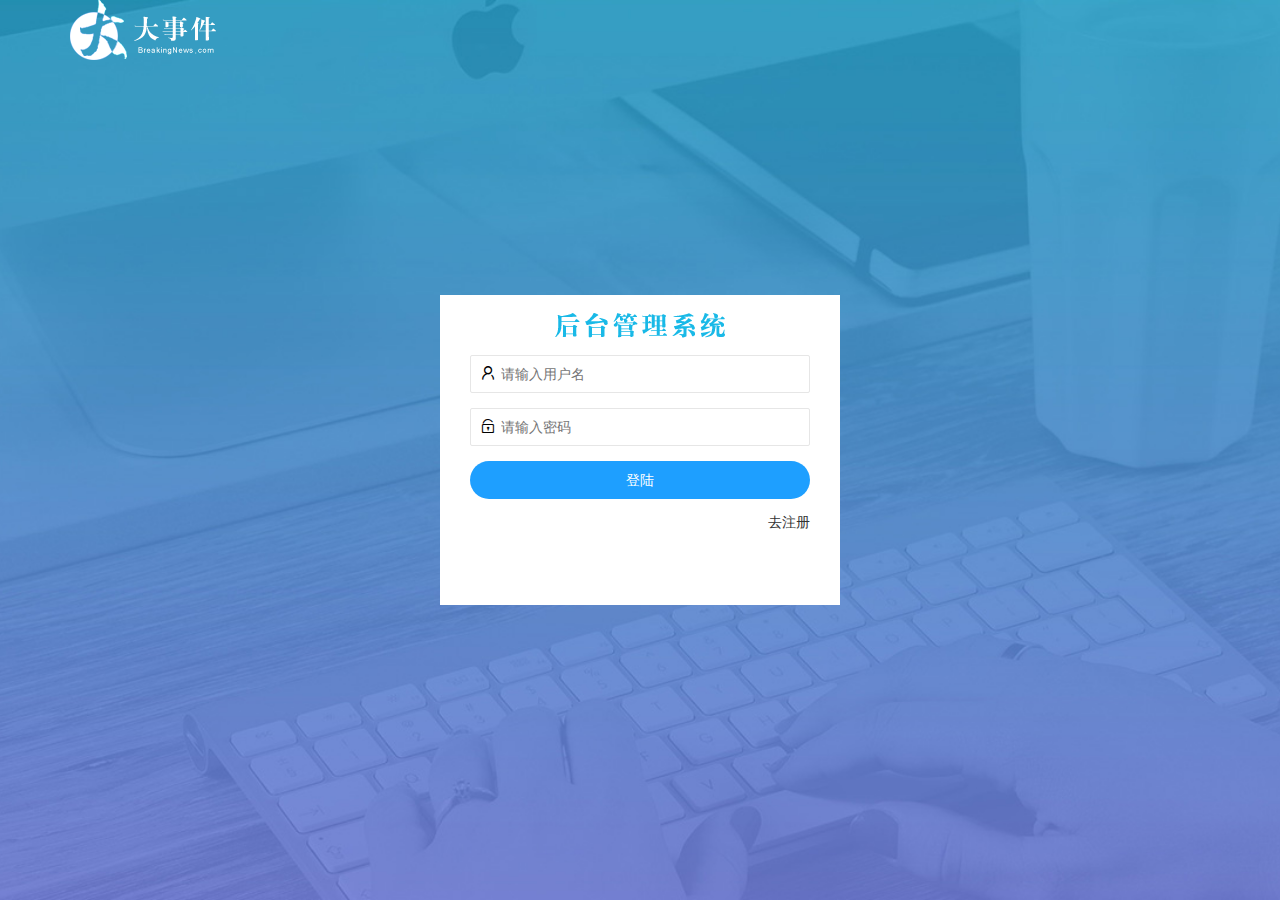
<file: login.html>
<!DOCTYPE html>
<html lang="en">

<head>
    <meta charset="UTF-8">
    <meta http-equiv="X-UA-Compatible" content="IE=edge">
    <meta name="viewport" content="width=device-width, initial-scale=1.0">
    <title>登陆页面</title>
    <link rel="stylesheet" href="/assets/lib/layui/css/layui.css">
    <link rel="stylesheet" href="/assets/css/login.css">
</head>

<body>
    <header class="layui-main">
        <img src="/assets/images/logo.png">
    </header>
    <!-- 中间登陆区域 -->
    <div class="login">
        <!-- login_title部分 -->
        <div class="login_title"></div>
        <!-- 表单部分 -->
        <!-- 登陆表单 -->
        <div class="login_form">
            <form class="layui-form" id="subLogForm">
                <div class="layui-form-item">
                    <i class="layui-icon layui-icon-username"></i>
                    <input type="text" name="username" required lay-verify="required" placeholder="请输入用户名" autocomplete="off" class="layui-input">
                </div>
                <div class="layui-form-item">
                    <i class="layui-icon layui-icon-password"></i>
                    <input type="password" name="password" required lay-verify="required" placeholder="请输入密码" autocomplete="off" class="layui-input">
                </div>
                <div class="layui-form-item">
                    <button class="layui-btn layui-btn-radius layui-btn-fluid layui-btn-normal" lay-submit lay-filter="formDemo">登陆</button>
                </div>
                <div class="layui-form-item">
                    <a href="javascript:;" id="go_reg">去注册</a>
                </div>
            </form>
        </div>
        <!-- 注册表单 -->
        <div class="resgiter">
            <form class="layui-form" id="subRegFrom">
                <div class="layui-form-item">
                    <i class="layui-icon layui-icon-username"></i>
                    <input type="text" name="username" required lay-verify="required" placeholder="请输入用户名" autocomplete="off" class="layui-input">
                </div>
                <div class="layui-form-item">
                    <i class="layui-icon layui-icon-password"></i>
                    <input type="password" name="password" required lay-verify="required" placeholder="请输入密码" autocomplete="off" class="layui-input">
                </div>
                <div class="layui-form-item">
                    <i class="layui-icon layui-icon-password"></i>
                    <input type="password" name="repassword" required lay-verify="required|repwd" placeholder="请再次输入密码" autocomplete="off" class="layui-input">
                </div>
                <div class="layui-form-item">
                    <button class="layui-btn layui-btn-radius layui-btn-fluid layui-btn-normal" lay-submit lay-filter="formDemo">注册</button>
                </div>
                <div class="layui-form-item">
                    <a href="javascript:;" id="go_login">去登陆</a>
                </div>
            </form>
        </div>
    </div>

    <!-- 引入jQuery的 js -->
    <script src="/assets/lib/jquery.js"></script>
    <!-- 引入layui的 js -->
    <script src="/assets/lib/layui/layui.all.js"></script>
    <!-- 引入baseAPI js -->
    <script src="/assets/js/baseAPI.js"></script>
    <!-- 引入自己的 js -->
    <script src="/assets/js/login.js"></script>
</body>

</html>
</file>
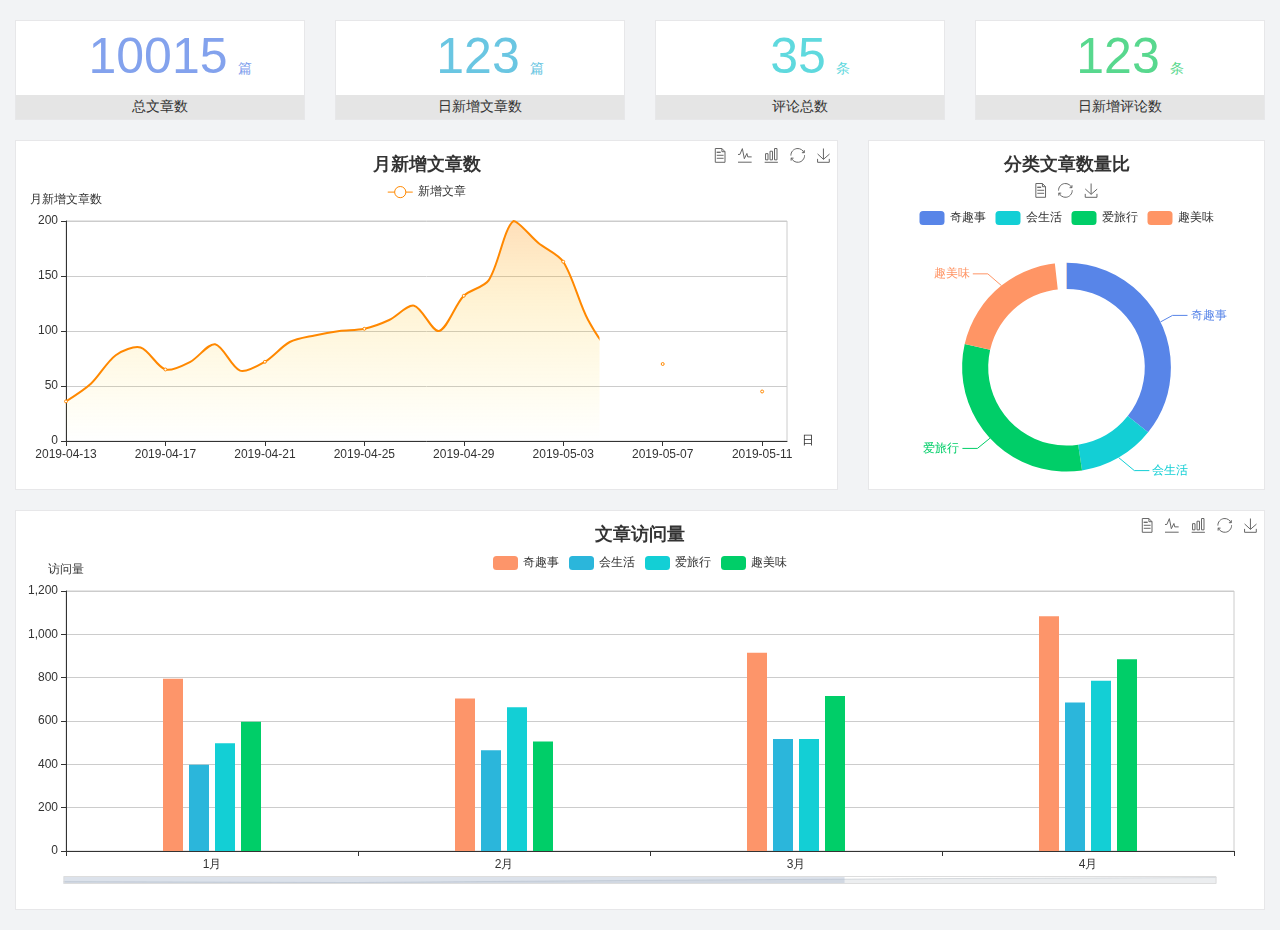
<file: home/dashboard.html>
<!DOCTYPE html>
<html lang="en">

<head>
  <meta charset="UTF-8">
  <meta name="viewport" content="width=device-width, initial-scale=1.0">
  <meta http-equiv="X-UA-Compatible" content="ie=edge">
  <title>图表统计</title>
  <link rel="stylesheet" href="../../assets/lib/bootstrap.css" />
  <link rel="stylesheet" href="../../assets/lib/main.css" />
  <script src="../../assets/lib/jquery.js"></script>
  <script type="text/javascript" src="../../assets/lib/echarts.min.js"></script>
</head>

<body>
  <div class="container-fluid">
    <div class="row spannel_list">
      <div class="col-sm-3 col-xs-6">
        <div class="spannel">
          <em>10015</em><span>篇</span>
          <b>总文章数</b>
        </div>
      </div>
      <div class="col-sm-3 col-xs-6">
        <div class="spannel scolor01">
          <em>123</em><span>篇</span>
          <b>日新增文章数</b>
        </div>
      </div>
      <div class="col-sm-3 col-xs-6">
        <div class="spannel scolor02">
          <em>35</em><span>条</span>
          <b>评论总数</b>
        </div>
      </div>
      <div class="col-sm-3 col-xs-6">
        <div class="spannel scolor03">
          <em>123</em><span>条</span>
          <b>日新增评论数</b>
        </div>
      </div>
    </div>
  </div>

  <div class="container-fluid">
    <div class="row curve-pie">
      <div class="col-lg-8 col-md-8">
        <div class="gragh_pannel" id="curve_show"></div>
      </div>
      <div class="col-lg-4 col-md-4">
        <div class="gragh_pannel" id="pie_show"></div>
      </div>
    </div>
  </div>

  <div class="container-fluid">
    <div class="column_pannel" id="column_show"></div>
  </div>

  <script>
    var oChart = echarts.init(document.getElementById('curve_show'));
    var aList_all = [
      { 'count': 36, 'date': '2019-04-13' },
      { 'count': 52, 'date': '2019-04-14' },
      { 'count': 78, 'date': '2019-04-15' },
      { 'count': 85, 'date': '2019-04-16' },
      { 'count': 65, 'date': '2019-04-17' },
      { 'count': 72, 'date': '2019-04-18' },
      { 'count': 88, 'date': '2019-04-19' },
      { 'count': 64, 'date': '2019-04-20' },
      { 'count': 72, 'date': '2019-04-21' },
      { 'count': 90, 'date': '2019-04-22' },
      { 'count': 96, 'date': '2019-04-23' },
      { 'count': 100, 'date': '2019-04-24' },
      { 'count': 102, 'date': '2019-04-25' },
      { 'count': 110, 'date': '2019-04-26' },
      { 'count': 123, 'date': '2019-04-27' },
      { 'count': 100, 'date': '2019-04-28' },
      { 'count': 132, 'date': '2019-04-29' },
      { 'count': 146, 'date': '2019-04-30' },
      { 'count': 200, 'date': '2019-05-01' },
      { 'count': 180, 'date': '2019-05-02' },
      { 'count': 163, 'date': '2019-05-03' },
      { 'count': 110, 'date': '2019-05-04' },
      { 'count': 80, 'date': '2019-05-05' },
      { 'count': 82, 'date': '2019-05-06' },
      { 'count': 70, 'date': '2019-05-07' },
      { 'count': 65, 'date': '2019-05-08' },
      { 'count': 54, 'date': '2019-05-09' },
      { 'count': 40, 'date': '2019-05-10' },
      { 'count': 45, 'date': '2019-05-11' },
      { 'count': 38, 'date': '2019-05-12' },
    ];

    let aCount = [];
    let aDate = [];

    for (var i = 0; i < aList_all.length; i++) {
      aCount.push(aList_all[i].count);
      aDate.push(aList_all[i].date);
    }

    var chartopt = {
      title: {
        text: '月新增文章数',
        left: 'center',
        top: '10'
      },
      tooltip: {
        trigger: 'axis'
      },
      legend: {
        data: ['新增文章'],
        top: '40'
      },
      toolbox: {
        show: true,
        feature: {
          mark: { show: true },
          dataView: { show: true, readOnly: false },
          magicType: { show: true, type: ['line', 'bar'] },
          restore: { show: true },
          saveAsImage: { show: true }
        }
      },
      calculable: true,
      xAxis: [
        {
          name: '日',
          type: 'category',
          boundaryGap: false,
          data: aDate
        }
      ],
      yAxis: [
        {
          name: '月新增文章数',
          type: 'value'
        }
      ],
      series: [
        {
          name: '新增文章',
          type: 'line',
          smooth: true,
          itemStyle: { normal: { areaStyle: { type: 'default' }, color: '#f80' }, lineStyle: { color: '#f80' } },
          data: aCount
        }],
      areaStyle: {
        normal: {
          color: new echarts.graphic.LinearGradient(0, 0, 0, 1, [{
            offset: 0,
            color: 'rgba(255,136,0,0.39)'
          }, {
            offset: .34,
            color: 'rgba(255,180,0,0.25)'
          }, {
            offset: 1,
            color: 'rgba(255,222,0,0.00)'
          }])

        }
      },
      grid: {
        show: true,
        x: 50,
        x2: 50,
        y: 80,
        height: 220
      }
    };

    oChart.setOption(chartopt);


    var oPie = echarts.init(document.getElementById('pie_show'));
    var oPieopt =
    {
      title: {
        top: 10,
        text: '分类文章数量比',
        x: 'center'
      },
      tooltip: {
        trigger: 'item',
        formatter: "{a} <br/>{b} : {c} ({d}%)"
      },
      color: ['#5885e8', '#13cfd5', '#00ce68', '#ff9565'],
      legend: {
        x: 'center',
        top: 65,
        data: ['奇趣事', '会生活', '爱旅行', '趣美味']
      },
      toolbox: {
        show: true,
        x: 'center',
        top: 35,
        feature: {
          mark: { show: true },
          dataView: { show: true, readOnly: false },
          magicType: {
            show: true,
            type: ['pie', 'funnel'],
            option: {
              funnel: {
                x: '25%',
                width: '50%',
                funnelAlign: 'left',
                max: 1548
              }
            }
          },
          restore: { show: true },
          saveAsImage: { show: true }
        }
      },
      calculable: true,
      series: [
        {
          name: '访问来源',
          type: 'pie',
          radius: ['45%', '60%'],
          center: ['50%', '65%'],
          data: [
            { value: 300, name: '奇趣事' },
            { value: 100, name: '会生活' },
            { value: 260, name: '爱旅行' },
            { value: 180, name: '趣美味' }
          ]
        }
      ]
    };
    oPie.setOption(oPieopt);



    var oColumn = this.echarts.init(document.getElementById('column_show'));
    var oColumnopt =
    {
      title: {
        text: '文章访问量',
        left: 'center',
        top: '10'
      },
      tooltip: {
        trigger: 'axis'
      },
      legend: {
        data: ['奇趣事', '会生活', '爱旅行', '趣美味'],
        top: '40'
      },
      toolbox: {
        show: true,
        feature: {
          mark: { show: true },
          dataView: { show: true, readOnly: false },
          magicType: { show: true, type: ['line', 'bar'] },
          restore: { show: true },
          saveAsImage: { show: true }
        }
      },
      calculable: true,
      xAxis: [
        {
          type: 'category',
          data: ['1月', '2月', '3月', '4月', '5月']
        }
      ],
      yAxis: [
        {
          name: '访问量',
          type: 'value'
        }
      ],
      series: [
        {
          name: '奇趣事',
          type: 'bar',
          barWidth: 20,
          itemStyle: {
            normal: { areaStyle: { type: 'default' }, color: '#fd956a' }
          },
          data: [800, 708, 920, 1090, 1200]
        },
        {
          name: '会生活',
          type: 'bar',
          barWidth: 20,
          itemStyle: {
            normal: { areaStyle: { type: 'default' }, color: '#2bb6db' }
          },
          data: [400, 468, 520, 690, 800]
        },
        {
          name: '爱旅行',
          type: 'bar',
          barWidth: 20,
          itemStyle: {
            normal: { areaStyle: { type: 'default' }, color: '#13cfd5' }
          },
          data: [500, 668, 520, 790, 900]
        },
        {
          name: '趣美味',
          type: 'bar',
          barWidth: 20,
          itemStyle: {
            normal: { areaStyle: { type: 'default' }, color: '#00ce68' }
          },
          data: [600, 508, 720, 890, 1000]
        }
      ],
      grid: {
        show: true,
        x: 50,
        x2: 30,
        y: 80,
        height: 260
      },
      dataZoom: [//给x轴设置滚动条
        {
          start: 0,//默认为0
          end: 100 - 1000 / 31,//默认为100
          type: 'slider',
          show: true,
          xAxisIndex: [0],
          handleSize: 0,//滑动条的 左右2个滑动条的大小
          height: 8,//组件高度
          left: 45, //左边的距离
          right: 50,//右边的距离
          bottom: 26,//右边的距离
          handleColor: '#ddd',//h滑动图标的颜色
          handleStyle: {
            borderColor: "#cacaca",
            borderWidth: "1",
            shadowBlur: 2,
            background: "#ddd",
            shadowColor: "#ddd",
          }
        }]
    };
    oColumn.setOption(oColumnopt);
  </script>
</body>

</html>
</file>
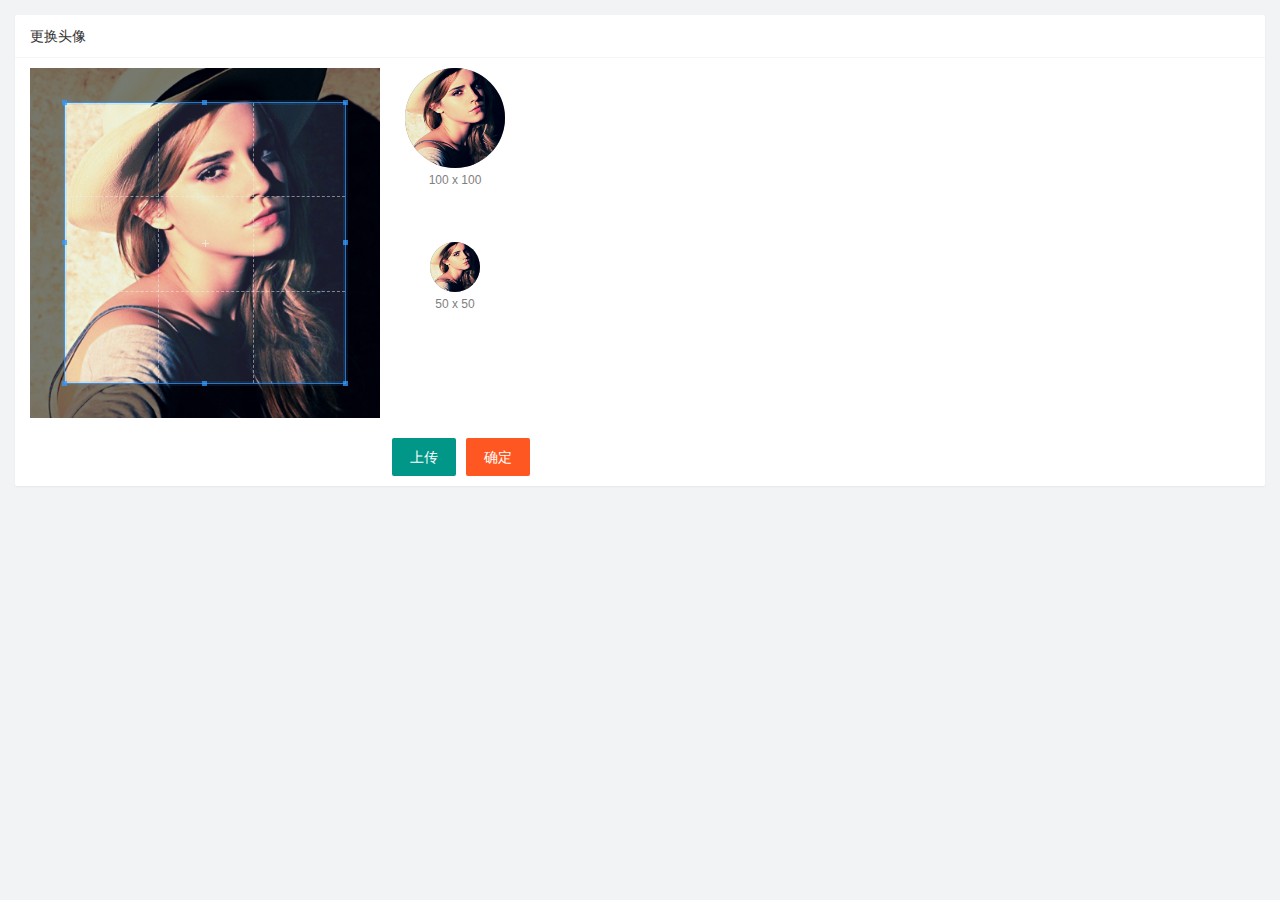
<file: user/user_avatar.html>
<!DOCTYPE html>
<html lang="en">

<head>
    <meta charset="UTF-8">
    <meta http-equiv="X-UA-Compatible" content="IE=edge">
    <meta name="viewport" content="width=device-width, initial-scale=1.0">
    <title>更换头像</title>
    <!-- 引入layui的 css -->
    <link rel="stylesheet" href="/assets/lib/layui/css/layui.css">
    <!-- 引入cropper的 css -->
    <link rel="stylesheet" href="/assets/lib/cropper/cropper.css" />
    <!-- 引入自己的 css -->
    <link rel="stylesheet" href="/assets/css/user/user_avatar.css">

</head>
<div class="layui-card">
    <div class="layui-card-header">更换头像</div>
    <div class="layui-card-body">
        <!-- 第一行的图片裁剪和预览区域 -->
        <div class="row1">
            <!-- 图片裁剪区域 -->
            <div class="cropper-box">
                <!-- 这个 img 标签很重要，将来会把它初始化为裁剪区域 -->
                <img id="image" src="/assets/images/sample.jpg" />
            </div>
            <!-- 图片的预览区域 -->
            <div class="preview-box">
                <div>
                    <!-- 宽高为 100px 的预览区域 -->
                    <div class="img-preview w100"></div>
                    <p class="size">100 x 100</p>
                </div>
                <div>
                    <!-- 宽高为 50px 的预览区域 -->
                    <div class="img-preview w50"></div>
                    <p class="size">50 x 50</p>
                </div>
            </div>
        </div>

        <!-- 第二行的按钮区域 -->
        <div class="row2">
            <!-- 定义一个隐藏的上传文件的文本框 -->
            <input type="file" class="hidden" accept="image/png,image/jpeg">
            <button type="button" class="layui-btn" id="btnImage">上传</button>
            <button type="button" class="layui-btn layui-btn-danger" id="btnYes">确定</button>
        </div>
    </div>
</div>

<body>
    <!-- 引入jQuery的 js -->
    <script src="/assets/lib/jquery.js"></script>
    <!-- 引入layui的 js -->
    <script src="/assets/lib/layui/layui.all.js"></script>
    <!-- 引入cropper的 js -->
    <script src="/assets/lib/cropper/Cropper.js"></script>
    <script src="/assets/lib/cropper/jquery-cropper.js"></script>
    <!-- 引入baseAPI的 js -->
    <script src="/assets/js/baseAPI.js"></script>
    <!-- 引入自己的 js -->
    <script src="/assets/js/user/user_avatar.js"></script>
</body>

</html>
</file>
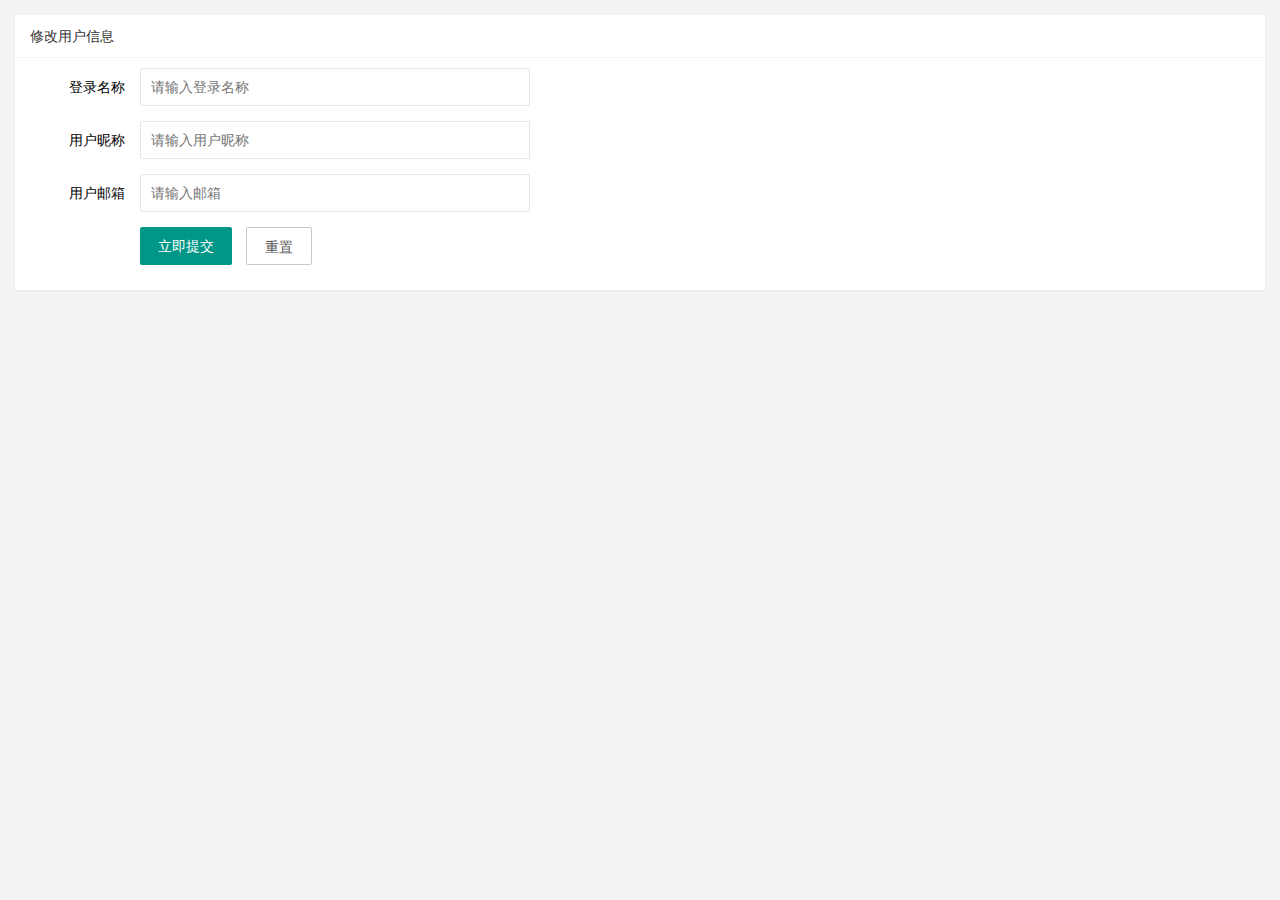
<file: user/user_info.html>
<!DOCTYPE html>
<html lang="en">

<head>
    <meta charset="UTF-8">
    <meta http-equiv="X-UA-Compatible" content="IE=edge">
    <meta name="viewport" content="width=device-width, initial-scale=1.0">
    <title>基本资料</title>
    <!-- 引入layui的 css -->
    <link rel="stylesheet" href="/assets/lib/layui/css/layui.css">
    <!-- 引入自己的 css -->
    <link rel="stylesheet" href="/assets/css/user/user_info.css">
</head>

<body>
    <div class="layui-card">
        <div class="layui-card-header">修改用户信息</div>
        <div class="layui-card-body">
            <form class="layui-form" lay-filter="user-info" id="btnUserInfo">
                <input type="hidden" name="id">
                <div class="layui-form-item">
                    <label class="layui-form-label">登录名称</label>
                    <div class="layui-input-block">
                        <input type="text" name="username" required lay-verify="required" placeholder="请输入登录名称" autocomplete="off" class="layui-input" readonly>
                    </div>
                </div>
                <div class="layui-form-item">
                    <label class="layui-form-label">用户昵称</label>
                    <div class="layui-input-block">
                        <input type="text" name="nickname" required lay-verify="required|nickname" placeholder="请输入用户昵称" autocomplete="off" class="layui-input">
                    </div>
                </div>
                <div class="layui-form-item">
                    <label class="layui-form-label">用户邮箱</label>
                    <div class="layui-input-block">
                        <input type="text" name="email" required lay-verify="required|email" placeholder="请输入邮箱" autocomplete="off" class="layui-input">
                    </div>
                </div>
                <div class="layui-form-item">
                    <div class="layui-input-block">
                        <button class="layui-btn" lay-submit lay-filter="formDemo">立即提交</button>
                        <button type="reset" class="layui-btn layui-btn-primary" id="reset">重置</button>
                    </div>
                </div>
            </form>
        </div>
    </div>
    <!-- 引入jQuery的 js -->
    <script src="/assets/lib/jquery.js"></script>
    <!-- 引入layui的 js -->
    <script src="/assets/lib/layui/layui.all.js"></script>
    <!-- 引入baseAPI的 js -->
    <script src="/assets/js/baseAPI.js"></script>
    <!-- 引入自己的 js -->
    <script src="/assets/js/user/user_info.js"></script>
</body>

</html>
</file>
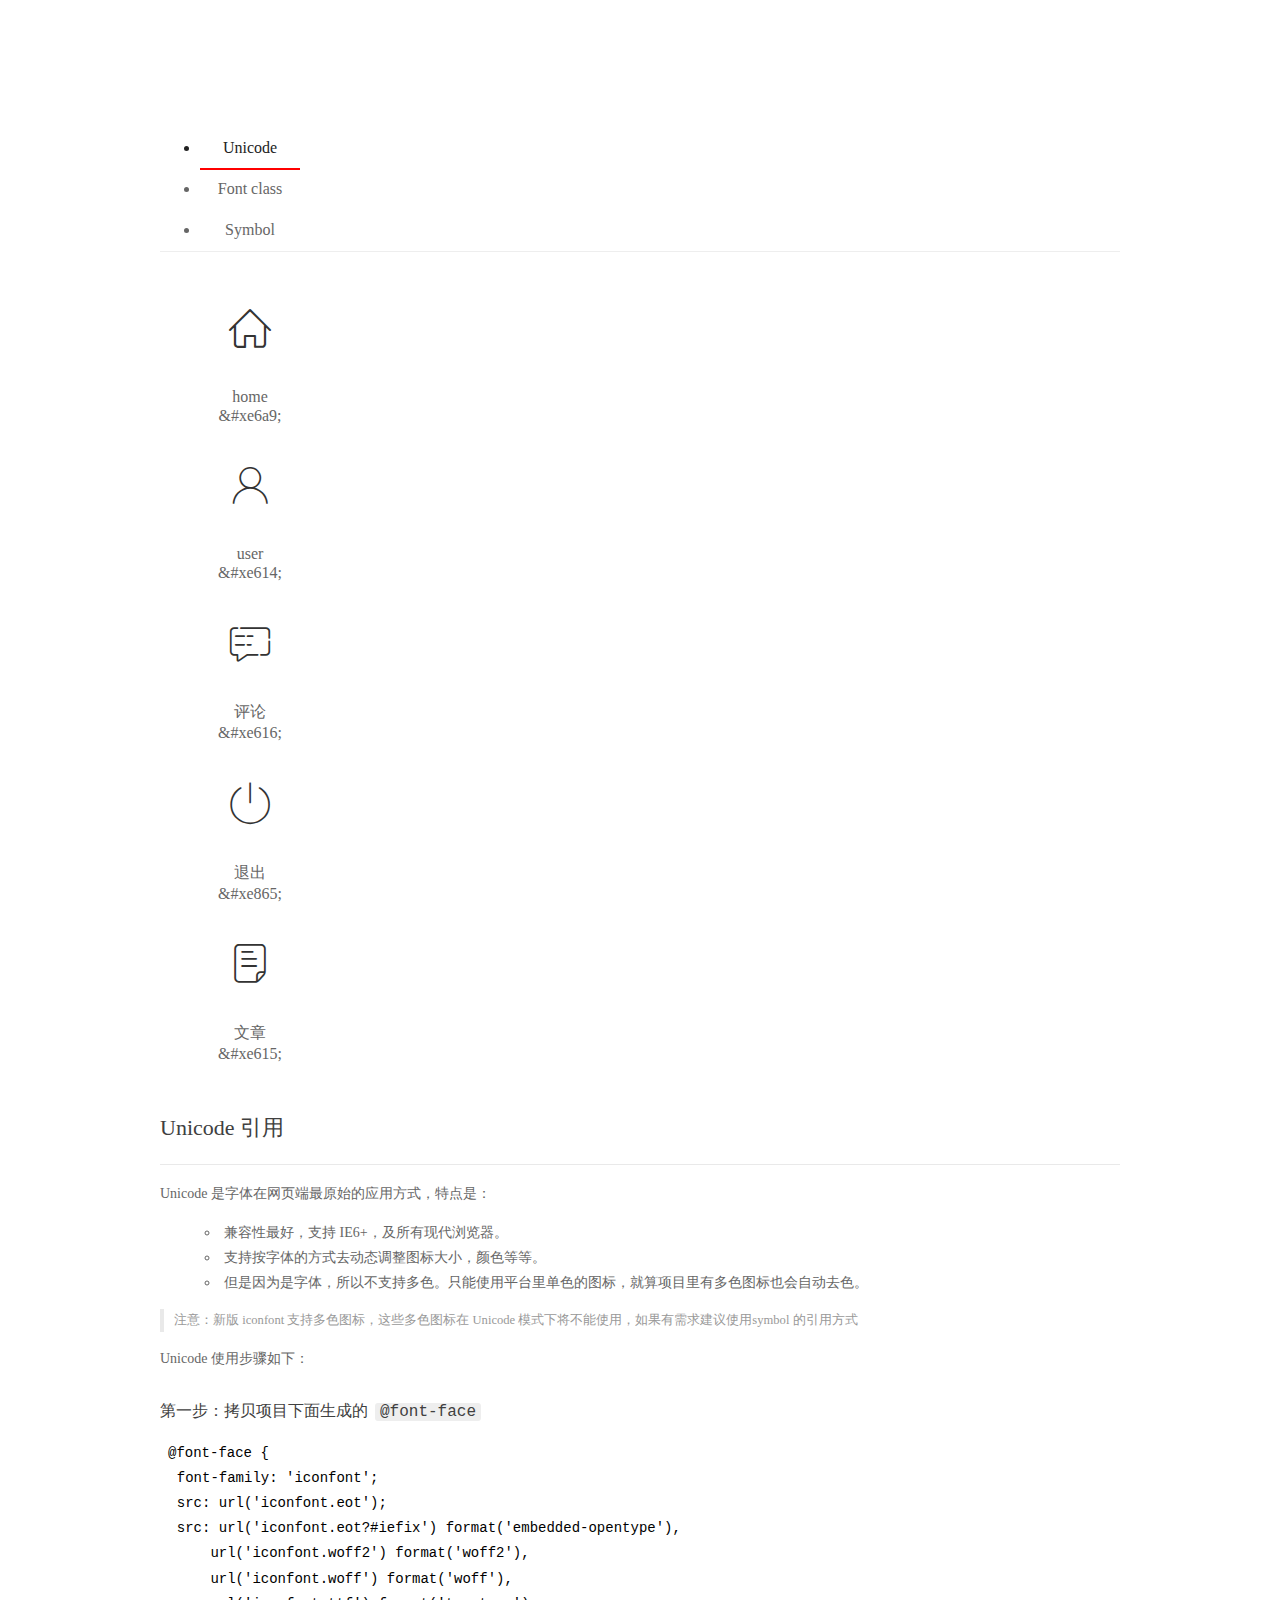
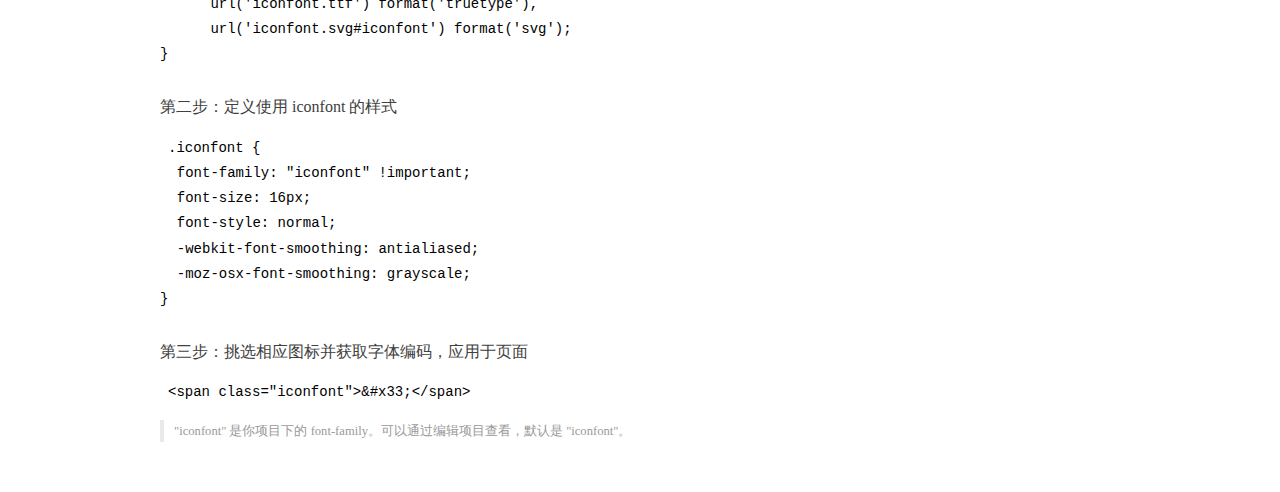
<file: assets/fonts/demo_index.html>
<!DOCTYPE html>
<html>
<head>
  <meta charset="utf-8"/>
  <title>IconFont Demo</title>
  <link rel="shortcut icon" href="https://gtms04.alicdn.com/tps/i4/TB1_oz6GVXXXXaFXpXXJDFnIXXX-64-64.ico" type="image/x-icon"/>
  <link rel="stylesheet" href="https://g.alicdn.com/thx/cube/1.3.2/cube.min.css">
  <link rel="stylesheet" href="demo.css">
  <link rel="stylesheet" href="iconfont.css">
  <script src="iconfont.js"></script>
  <!-- jQuery -->
  <script src="https://a1.alicdn.com/oss/uploads/2018/12/26/7bfddb60-08e8-11e9-9b04-53e73bb6408b.js"></script>
  <!-- 代码高亮 -->
  <script src="https://a1.alicdn.com/oss/uploads/2018/12/26/a3f714d0-08e6-11e9-8a15-ebf944d7534c.js"></script>
</head>
<body>
  <div class="main">
    <h1 class="logo"><a href="https://www.iconfont.cn/" title="iconfont 首页" target="_blank">&#xe86b;</a></h1>
    <div class="nav-tabs">
      <ul id="tabs" class="dib-box">
        <li class="dib active"><span>Unicode</span></li>
        <li class="dib"><span>Font class</span></li>
        <li class="dib"><span>Symbol</span></li>
      </ul>
      
    </div>
    <div class="tab-container">
      <div class="content unicode" style="display: block;">
          <ul class="icon_lists dib-box">
          
            <li class="dib">
              <span class="icon iconfont">&#xe6a9;</span>
                <div class="name">home</div>
                <div class="code-name">&amp;#xe6a9;</div>
              </li>
          
            <li class="dib">
              <span class="icon iconfont">&#xe614;</span>
                <div class="name">user</div>
                <div class="code-name">&amp;#xe614;</div>
              </li>
          
            <li class="dib">
              <span class="icon iconfont">&#xe616;</span>
                <div class="name">评论</div>
                <div class="code-name">&amp;#xe616;</div>
              </li>
          
            <li class="dib">
              <span class="icon iconfont">&#xe865;</span>
                <div class="name">退出</div>
                <div class="code-name">&amp;#xe865;</div>
              </li>
          
            <li class="dib">
              <span class="icon iconfont">&#xe615;</span>
                <div class="name">文章</div>
                <div class="code-name">&amp;#xe615;</div>
              </li>
          
          </ul>
          <div class="article markdown">
          <h2 id="unicode-">Unicode 引用</h2>
          <hr>

          <p>Unicode 是字体在网页端最原始的应用方式，特点是：</p>
          <ul>
            <li>兼容性最好，支持 IE6+，及所有现代浏览器。</li>
            <li>支持按字体的方式去动态调整图标大小，颜色等等。</li>
            <li>但是因为是字体，所以不支持多色。只能使用平台里单色的图标，就算项目里有多色图标也会自动去色。</li>
          </ul>
          <blockquote>
            <p>注意：新版 iconfont 支持多色图标，这些多色图标在 Unicode 模式下将不能使用，如果有需求建议使用symbol 的引用方式</p>
          </blockquote>
          <p>Unicode 使用步骤如下：</p>
          <h3 id="-font-face">第一步：拷贝项目下面生成的 <code>@font-face</code></h3>
<pre><code class="language-css"
>@font-face {
  font-family: 'iconfont';
  src: url('iconfont.eot');
  src: url('iconfont.eot?#iefix') format('embedded-opentype'),
      url('iconfont.woff2') format('woff2'),
      url('iconfont.woff') format('woff'),
      url('iconfont.ttf') format('truetype'),
      url('iconfont.svg#iconfont') format('svg');
}
</code></pre>
          <h3 id="-iconfont-">第二步：定义使用 iconfont 的样式</h3>
<pre><code class="language-css"
>.iconfont {
  font-family: "iconfont" !important;
  font-size: 16px;
  font-style: normal;
  -webkit-font-smoothing: antialiased;
  -moz-osx-font-smoothing: grayscale;
}
</code></pre>
          <h3 id="-">第三步：挑选相应图标并获取字体编码，应用于页面</h3>
<pre>
<code class="language-html"
>&lt;span class="iconfont"&gt;&amp;#x33;&lt;/span&gt;
</code></pre>
          <blockquote>
            <p>"iconfont" 是你项目下的 font-family。可以通过编辑项目查看，默认是 "iconfont"。</p>
          </blockquote>
          </div>
      </div>
      <div class="content font-class">
        <ul class="icon_lists dib-box">
          
          <li class="dib">
            <span class="icon iconfont icon-home"></span>
            <div class="name">
              home
            </div>
            <div class="code-name">.icon-home
            </div>
          </li>
          
          <li class="dib">
            <span class="icon iconfont icon-user"></span>
            <div class="name">
              user
            </div>
            <div class="code-name">.icon-user
            </div>
          </li>
          
          <li class="dib">
            <span class="icon iconfont icon-pinglun"></span>
            <div class="name">
              评论
            </div>
            <div class="code-name">.icon-pinglun
            </div>
          </li>
          
          <li class="dib">
            <span class="icon iconfont icon-tuichu"></span>
            <div class="name">
              退出
            </div>
            <div class="code-name">.icon-tuichu
            </div>
          </li>
          
          <li class="dib">
            <span class="icon iconfont icon-16"></span>
            <div class="name">
              文章
            </div>
            <div class="code-name">.icon-16
            </div>
          </li>
          
        </ul>
        <div class="article markdown">
        <h2 id="font-class-">font-class 引用</h2>
        <hr>

        <p>font-class 是 Unicode 使用方式的一种变种，主要是解决 Unicode 书写不直观，语意不明确的问题。</p>
        <p>与 Unicode 使用方式相比，具有如下特点：</p>
        <ul>
          <li>兼容性良好，支持 IE8+，及所有现代浏览器。</li>
          <li>相比于 Unicode 语意明确，书写更直观。可以很容易分辨这个 icon 是什么。</li>
          <li>因为使用 class 来定义图标，所以当要替换图标时，只需要修改 class 里面的 Unicode 引用。</li>
          <li>不过因为本质上还是使用的字体，所以多色图标还是不支持的。</li>
        </ul>
        <p>使用步骤如下：</p>
        <h3 id="-fontclass-">第一步：引入项目下面生成的 fontclass 代码：</h3>
<pre><code class="language-html">&lt;link rel="stylesheet" href="./iconfont.css"&gt;
</code></pre>
        <h3 id="-">第二步：挑选相应图标并获取类名，应用于页面：</h3>
<pre><code class="language-html">&lt;span class="iconfont icon-xxx"&gt;&lt;/span&gt;
</code></pre>
        <blockquote>
          <p>"
            iconfont" 是你项目下的 font-family。可以通过编辑项目查看，默认是 "iconfont"。</p>
        </blockquote>
      </div>
      </div>
      <div class="content symbol">
          <ul class="icon_lists dib-box">
          
            <li class="dib">
                <svg class="icon svg-icon" aria-hidden="true">
                  <use xlink:href="#icon-home"></use>
                </svg>
                <div class="name">home</div>
                <div class="code-name">#icon-home</div>
            </li>
          
            <li class="dib">
                <svg class="icon svg-icon" aria-hidden="true">
                  <use xlink:href="#icon-user"></use>
                </svg>
                <div class="name">user</div>
                <div class="code-name">#icon-user</div>
            </li>
          
            <li class="dib">
                <svg class="icon svg-icon" aria-hidden="true">
                  <use xlink:href="#icon-pinglun"></use>
                </svg>
                <div class="name">评论</div>
                <div class="code-name">#icon-pinglun</div>
            </li>
          
            <li class="dib">
                <svg class="icon svg-icon" aria-hidden="true">
                  <use xlink:href="#icon-tuichu"></use>
                </svg>
                <div class="name">退出</div>
                <div class="code-name">#icon-tuichu</div>
            </li>
          
            <li class="dib">
                <svg class="icon svg-icon" aria-hidden="true">
                  <use xlink:href="#icon-16"></use>
                </svg>
                <div class="name">文章</div>
                <div class="code-name">#icon-16</div>
            </li>
          
          </ul>
          <div class="article markdown">
          <h2 id="symbol-">Symbol 引用</h2>
          <hr>

          <p>这是一种全新的使用方式，应该说这才是未来的主流，也是平台目前推荐的用法。相关介绍可以参考这篇<a href="">文章</a>
            这种用法其实是做了一个 SVG 的集合，与另外两种相比具有如下特点：</p>
          <ul>
            <li>支持多色图标了，不再受单色限制。</li>
            <li>通过一些技巧，支持像字体那样，通过 <code>font-size</code>, <code>color</code> 来调整样式。</li>
            <li>兼容性较差，支持 IE9+，及现代浏览器。</li>
            <li>浏览器渲染 SVG 的性能一般，还不如 png。</li>
          </ul>
          <p>使用步骤如下：</p>
          <h3 id="-symbol-">第一步：引入项目下面生成的 symbol 代码：</h3>
<pre><code class="language-html">&lt;script src="./iconfont.js"&gt;&lt;/script&gt;
</code></pre>
          <h3 id="-css-">第二步：加入通用 CSS 代码（引入一次就行）：</h3>
<pre><code class="language-html">&lt;style&gt;
.icon {
  width: 1em;
  height: 1em;
  vertical-align: -0.15em;
  fill: currentColor;
  overflow: hidden;
}
&lt;/style&gt;
</code></pre>
          <h3 id="-">第三步：挑选相应图标并获取类名，应用于页面：</h3>
<pre><code class="language-html">&lt;svg class="icon" aria-hidden="true"&gt;
  &lt;use xlink:href="#icon-xxx"&gt;&lt;/use&gt;
&lt;/svg&gt;
</code></pre>
          </div>
      </div>

    </div>
  </div>
  <script>
  $(document).ready(function () {
      $('.tab-container .content:first').show()

      $('#tabs li').click(function (e) {
        var tabContent = $('.tab-container .content')
        var index = $(this).index()

        if ($(this).hasClass('active')) {
          return
        } else {
          $('#tabs li').removeClass('active')
          $(this).addClass('active')

          tabContent.hide().eq(index).fadeIn()
        }
      })
    })
  </script>
</body>
</html>
</file>
<file: assets/lib/layui/css/layui.css>
/** layui-v2.5.5 MIT License By https://www.layui.com */
 .layui-inline,img{display:inline-block;vertical-align:middle}h1,h2,h3,h4,h5,h6{font-weight:400}.layui-edge,.layui-header,.layui-inline,.layui-main{position:relative}.layui-body,.layui-edge,.layui-elip{overflow:hidden}.layui-btn,.layui-edge,.layui-inline,img{vertical-align:middle}.layui-btn,.layui-disabled,.layui-icon,.layui-unselect{-moz-user-select:none;-webkit-user-select:none;-ms-user-select:none}.layui-elip,.layui-form-checkbox span,.layui-form-pane .layui-form-label{text-overflow:ellipsis;white-space:nowrap}.layui-breadcrumb,.layui-tree-btnGroup{visibility:hidden}blockquote,body,button,dd,div,dl,dt,form,h1,h2,h3,h4,h5,h6,input,li,ol,p,pre,td,textarea,th,ul{margin:0;padding:0;-webkit-tap-highlight-color:rgba(0,0,0,0)}a:active,a:hover{outline:0}img{border:none}li{list-style:none}table{border-collapse:collapse;border-spacing:0}h4,h5,h6{font-size:100%}button,input,optgroup,option,select,textarea{font-family:inherit;font-size:inherit;font-style:inherit;font-weight:inherit;outline:0}pre{white-space:pre-wrap;white-space:-moz-pre-wrap;white-space:-pre-wrap;white-space:-o-pre-wrap;word-wrap:break-word}body{line-height:24px;font:14px Helvetica Neue,Helvetica,PingFang SC,Tahoma,Arial,sans-serif}hr{height:1px;margin:10px 0;border:0;clear:both}a{color:#333;text-decoration:none}a:hover{color:#777}a cite{font-style:normal;*cursor:pointer}.layui-border-box,.layui-border-box *{box-sizing:border-box}.layui-box,.layui-box *{box-sizing:content-box}.layui-clear{clear:both;*zoom:1}.layui-clear:after{content:'\20';clear:both;*zoom:1;display:block;height:0}.layui-inline{*display:inline;*zoom:1}.layui-edge{display:inline-block;width:0;height:0;border-width:6px;border-style:dashed;border-color:transparent}.layui-edge-top{top:-4px;border-bottom-color:#999;border-bottom-style:solid}.layui-edge-right{border-left-color:#999;border-left-style:solid}.layui-edge-bottom{top:2px;border-top-color:#999;border-top-style:solid}.layui-edge-left{border-right-color:#999;border-right-style:solid}.layui-disabled,.layui-disabled:hover{color:#d2d2d2!important;cursor:not-allowed!important}.layui-circle{border-radius:100%}.layui-show{display:block!important}.layui-hide{display:none!important}@font-face{font-family:layui-icon;src:url(../font/iconfont.eot?v=250);src:url(../font/iconfont.eot?v=250#iefix) format('embedded-opentype'),url(../font/iconfont.woff2?v=250) format('woff2'),url(../font/iconfont.woff?v=250) format('woff'),url(../font/iconfont.ttf?v=250) format('truetype'),url(../font/iconfont.svg?v=250#layui-icon) format('svg')}.layui-icon{font-family:layui-icon!important;font-size:16px;font-style:normal;-webkit-font-smoothing:antialiased;-moz-osx-font-smoothing:grayscale}.layui-icon-reply-fill:before{content:"\e611"}.layui-icon-set-fill:before{content:"\e614"}.layui-icon-menu-fill:before{content:"\e60f"}.layui-icon-search:before{content:"\e615"}.layui-icon-share:before{content:"\e641"}.layui-icon-set-sm:before{content:"\e620"}.layui-icon-engine:before{content:"\e628"}.layui-icon-close:before{content:"\1006"}.layui-icon-close-fill:before{content:"\1007"}.layui-icon-chart-screen:before{content:"\e629"}.layui-icon-star:before{content:"\e600"}.layui-icon-circle-dot:before{content:"\e617"}.layui-icon-chat:before{content:"\e606"}.layui-icon-release:before{content:"\e609"}.layui-icon-list:before{content:"\e60a"}.layui-icon-chart:before{content:"\e62c"}.layui-icon-ok-circle:before{content:"\1005"}.layui-icon-layim-theme:before{content:"\e61b"}.layui-icon-table:before{content:"\e62d"}.layui-icon-right:before{content:"\e602"}.layui-icon-left:before{content:"\e603"}.layui-icon-cart-simple:before{content:"\e698"}.layui-icon-face-cry:before{content:"\e69c"}.layui-icon-face-smile:before{content:"\e6af"}.layui-icon-survey:before{content:"\e6b2"}.layui-icon-tree:before{content:"\e62e"}.layui-icon-upload-circle:before{content:"\e62f"}.layui-icon-add-circle:before{content:"\e61f"}.layui-icon-download-circle:before{content:"\e601"}.layui-icon-templeate-1:before{content:"\e630"}.layui-icon-util:before{content:"\e631"}.layui-icon-face-surprised:before{content:"\e664"}.layui-icon-edit:before{content:"\e642"}.layui-icon-speaker:before{content:"\e645"}.layui-icon-down:before{content:"\e61a"}.layui-icon-file:before{content:"\e621"}.layui-icon-layouts:before{content:"\e632"}.layui-icon-rate-half:before{content:"\e6c9"}.layui-icon-add-circle-fine:before{content:"\e608"}.layui-icon-prev-circle:before{content:"\e633"}.layui-icon-read:before{content:"\e705"}.layui-icon-404:before{content:"\e61c"}.layui-icon-carousel:before{content:"\e634"}.layui-icon-help:before{content:"\e607"}.layui-icon-code-circle:before{content:"\e635"}.layui-icon-water:before{content:"\e636"}.layui-icon-username:before{content:"\e66f"}.layui-icon-find-fill:before{content:"\e670"}.layui-icon-about:before{content:"\e60b"}.layui-icon-location:before{content:"\e715"}.layui-icon-up:before{content:"\e619"}.layui-icon-pause:before{content:"\e651"}.layui-icon-date:before{content:"\e637"}.layui-icon-layim-uploadfile:before{content:"\e61d"}.layui-icon-delete:before{content:"\e640"}.layui-icon-play:before{content:"\e652"}.layui-icon-top:before{content:"\e604"}.layui-icon-friends:before{content:"\e612"}.layui-icon-refresh-3:before{content:"\e9aa"}.layui-icon-ok:before{content:"\e605"}.layui-icon-layer:before{content:"\e638"}.layui-icon-face-smile-fine:before{content:"\e60c"}.layui-icon-dollar:before{content:"\e659"}.layui-icon-group:before{content:"\e613"}.layui-icon-layim-download:before{content:"\e61e"}.layui-icon-picture-fine:before{content:"\e60d"}.layui-icon-link:before{content:"\e64c"}.layui-icon-diamond:before{content:"\e735"}.layui-icon-log:before{content:"\e60e"}.layui-icon-rate-solid:before{content:"\e67a"}.layui-icon-fonts-del:before{content:"\e64f"}.layui-icon-unlink:before{content:"\e64d"}.layui-icon-fonts-clear:before{content:"\e639"}.layui-icon-triangle-r:before{content:"\e623"}.layui-icon-circle:before{content:"\e63f"}.layui-icon-radio:before{content:"\e643"}.layui-icon-align-center:before{content:"\e647"}.layui-icon-align-right:before{content:"\e648"}.layui-icon-align-left:before{content:"\e649"}.layui-icon-loading-1:before{content:"\e63e"}.layui-icon-return:before{content:"\e65c"}.layui-icon-fonts-strong:before{content:"\e62b"}.layui-icon-upload:before{content:"\e67c"}.layui-icon-dialogue:before{content:"\e63a"}.layui-icon-video:before{content:"\e6ed"}.layui-icon-headset:before{content:"\e6fc"}.layui-icon-cellphone-fine:before{content:"\e63b"}.layui-icon-add-1:before{content:"\e654"}.layui-icon-face-smile-b:before{content:"\e650"}.layui-icon-fonts-html:before{content:"\e64b"}.layui-icon-form:before{content:"\e63c"}.layui-icon-cart:before{content:"\e657"}.layui-icon-camera-fill:before{content:"\e65d"}.layui-icon-tabs:before{content:"\e62a"}.layui-icon-fonts-code:before{content:"\e64e"}.layui-icon-fire:before{content:"\e756"}.layui-icon-set:before{content:"\e716"}.layui-icon-fonts-u:before{content:"\e646"}.layui-icon-triangle-d:before{content:"\e625"}.layui-icon-tips:before{content:"\e702"}.layui-icon-picture:before{content:"\e64a"}.layui-icon-more-vertical:before{content:"\e671"}.layui-icon-flag:before{content:"\e66c"}.layui-icon-loading:before{content:"\e63d"}.layui-icon-fonts-i:before{content:"\e644"}.layui-icon-refresh-1:before{content:"\e666"}.layui-icon-rmb:before{content:"\e65e"}.layui-icon-home:before{content:"\e68e"}.layui-icon-user:before{content:"\e770"}.layui-icon-notice:before{content:"\e667"}.layui-icon-login-weibo:before{content:"\e675"}.layui-icon-voice:before{content:"\e688"}.layui-icon-upload-drag:before{content:"\e681"}.layui-icon-login-qq:before{content:"\e676"}.layui-icon-snowflake:before{content:"\e6b1"}.layui-icon-file-b:before{content:"\e655"}.layui-icon-template:before{content:"\e663"}.layui-icon-auz:before{content:"\e672"}.layui-icon-console:before{content:"\e665"}.layui-icon-app:before{content:"\e653"}.layui-icon-prev:before{content:"\e65a"}.layui-icon-website:before{content:"\e7ae"}.layui-icon-next:before{content:"\e65b"}.layui-icon-component:before{content:"\e857"}.layui-icon-more:before{content:"\e65f"}.layui-icon-login-wechat:before{content:"\e677"}.layui-icon-shrink-right:before{content:"\e668"}.layui-icon-spread-left:before{content:"\e66b"}.layui-icon-camera:before{content:"\e660"}.layui-icon-note:before{content:"\e66e"}.layui-icon-refresh:before{content:"\e669"}.layui-icon-female:before{content:"\e661"}.layui-icon-male:before{content:"\e662"}.layui-icon-password:before{content:"\e673"}.layui-icon-senior:before{content:"\e674"}.layui-icon-theme:before{content:"\e66a"}.layui-icon-tread:before{content:"\e6c5"}.layui-icon-praise:before{content:"\e6c6"}.layui-icon-star-fill:before{content:"\e658"}.layui-icon-rate:before{content:"\e67b"}.layui-icon-template-1:before{content:"\e656"}.layui-icon-vercode:before{content:"\e679"}.layui-icon-cellphone:before{content:"\e678"}.layui-icon-screen-full:before{content:"\e622"}.layui-icon-screen-restore:before{content:"\e758"}.layui-icon-cols:before{content:"\e610"}.layui-icon-export:before{content:"\e67d"}.layui-icon-print:before{content:"\e66d"}.layui-icon-slider:before{content:"\e714"}.layui-icon-addition:before{content:"\e624"}.layui-icon-subtraction:before{content:"\e67e"}.layui-icon-service:before{content:"\e626"}.layui-icon-transfer:before{content:"\e691"}.layui-main{width:1140px;margin:0 auto}.layui-header{z-index:1000;height:60px}.layui-header a:hover{transition:all .5s;-webkit-transition:all .5s}.layui-side{position:fixed;left:0;top:0;bottom:0;z-index:999;width:200px;overflow-x:hidden}.layui-side-scroll{position:relative;width:220px;height:100%;overflow-x:hidden}.layui-body{position:absolute;left:200px;right:0;top:0;bottom:0;z-index:998;width:auto;overflow-y:auto;box-sizing:border-box}.layui-layout-body{overflow:hidden}.layui-layout-admin .layui-header{background-color:#23262E}.layui-layout-admin .layui-side{top:60px;width:200px;overflow-x:hidden}.layui-layout-admin .layui-body{position:fixed;top:60px;bottom:44px}.layui-layout-admin .layui-main{width:auto;margin:0 15px}.layui-layout-admin .layui-footer{position:fixed;left:200px;right:0;bottom:0;height:44px;line-height:44px;padding:0 15px;background-color:#eee}.layui-layout-admin .layui-logo{position:absolute;left:0;top:0;width:200px;height:100%;line-height:60px;text-align:center;color:#009688;font-size:16px}.layui-layout-admin .layui-header .layui-nav{background:0 0}.layui-layout-left{position:absolute!important;left:200px;top:0}.layui-layout-right{position:absolute!important;right:0;top:0}.layui-container{position:relative;margin:0 auto;padding:0 15px;box-sizing:border-box}.layui-fluid{position:relative;margin:0 auto;padding:0 15px}.layui-row:after,.layui-row:before{content:'';display:block;clear:both}.layui-col-lg1,.layui-col-lg10,.layui-col-lg11,.layui-col-lg12,.layui-col-lg2,.layui-col-lg3,.layui-col-lg4,.layui-col-lg5,.layui-col-lg6,.layui-col-lg7,.layui-col-lg8,.layui-col-lg9,.layui-col-md1,.layui-col-md10,.layui-col-md11,.layui-col-md12,.layui-col-md2,.layui-col-md3,.layui-col-md4,.layui-col-md5,.layui-col-md6,.layui-col-md7,.layui-col-md8,.layui-col-md9,.layui-col-sm1,.layui-col-sm10,.layui-col-sm11,.layui-col-sm12,.layui-col-sm2,.layui-col-sm3,.layui-col-sm4,.layui-col-sm5,.layui-col-sm6,.layui-col-sm7,.layui-col-sm8,.layui-col-sm9,.layui-col-xs1,.layui-col-xs10,.layui-col-xs11,.layui-col-xs12,.layui-col-xs2,.layui-col-xs3,.layui-col-xs4,.layui-col-xs5,.layui-col-xs6,.layui-col-xs7,.layui-col-xs8,.layui-col-xs9{position:relative;display:block;box-sizing:border-box}.layui-col-xs1,.layui-col-xs10,.layui-col-xs11,.layui-col-xs12,.layui-col-xs2,.layui-col-xs3,.layui-col-xs4,.layui-col-xs5,.layui-col-xs6,.layui-col-xs7,.layui-col-xs8,.layui-col-xs9{float:left}.layui-col-xs1{width:8.33333333%}.layui-col-xs2{width:16.66666667%}.layui-col-xs3{width:25%}.layui-col-xs4{width:33.33333333%}.layui-col-xs5{width:41.66666667%}.layui-col-xs6{width:50%}.layui-col-xs7{width:58.33333333%}.layui-col-xs8{width:66.66666667%}.layui-col-xs9{width:75%}.layui-col-xs10{width:83.33333333%}.layui-col-xs11{width:91.66666667%}.layui-col-xs12{width:100%}.layui-col-xs-offset1{margin-left:8.33333333%}.layui-col-xs-offset2{margin-left:16.66666667%}.layui-col-xs-offset3{margin-left:25%}.layui-col-xs-offset4{margin-left:33.33333333%}.layui-col-xs-offset5{margin-left:41.66666667%}.layui-col-xs-offset6{margin-left:50%}.layui-col-xs-offset7{margin-left:58.33333333%}.layui-col-xs-offset8{margin-left:66.66666667%}.layui-col-xs-offset9{margin-left:75%}.layui-col-xs-offset10{margin-left:83.33333333%}.layui-col-xs-offset11{margin-left:91.66666667%}.layui-col-xs-offset12{margin-left:100%}@media screen and (max-width:768px){.layui-hide-xs{display:none!important}.layui-show-xs-block{display:block!important}.layui-show-xs-inline{display:inline!important}.layui-show-xs-inline-block{display:inline-block!important}}@media screen and (min-width:768px){.layui-container{width:750px}.layui-hide-sm{display:none!important}.layui-show-sm-block{display:block!important}.layui-show-sm-inline{display:inline!important}.layui-show-sm-inline-block{display:inline-block!important}.layui-col-sm1,.layui-col-sm10,.layui-col-sm11,.layui-col-sm12,.layui-col-sm2,.layui-col-sm3,.layui-col-sm4,.layui-col-sm5,.layui-col-sm6,.layui-col-sm7,.layui-col-sm8,.layui-col-sm9{float:left}.layui-col-sm1{width:8.33333333%}.layui-col-sm2{width:16.66666667%}.layui-col-sm3{width:25%}.layui-col-sm4{width:33.33333333%}.layui-col-sm5{width:41.66666667%}.layui-col-sm6{width:50%}.layui-col-sm7{width:58.33333333%}.layui-col-sm8{width:66.66666667%}.layui-col-sm9{width:75%}.layui-col-sm10{width:83.33333333%}.layui-col-sm11{width:91.66666667%}.layui-col-sm12{width:100%}.layui-col-sm-offset1{margin-left:8.33333333%}.layui-col-sm-offset2{margin-left:16.66666667%}.layui-col-sm-offset3{margin-left:25%}.layui-col-sm-offset4{margin-left:33.33333333%}.layui-col-sm-offset5{margin-left:41.66666667%}.layui-col-sm-offset6{margin-left:50%}.layui-col-sm-offset7{margin-left:58.33333333%}.layui-col-sm-offset8{margin-left:66.66666667%}.layui-col-sm-offset9{margin-left:75%}.layui-col-sm-offset10{margin-left:83.33333333%}.layui-col-sm-offset11{margin-left:91.66666667%}.layui-col-sm-offset12{margin-left:100%}}@media screen and (min-width:992px){.layui-container{width:970px}.layui-hide-md{display:none!important}.layui-show-md-block{display:block!important}.layui-show-md-inline{display:inline!important}.layui-show-md-inline-block{display:inline-block!important}.layui-col-md1,.layui-col-md10,.layui-col-md11,.layui-col-md12,.layui-col-md2,.layui-col-md3,.layui-col-md4,.layui-col-md5,.layui-col-md6,.layui-col-md7,.layui-col-md8,.layui-col-md9{float:left}.layui-col-md1{width:8.33333333%}.layui-col-md2{width:16.66666667%}.layui-col-md3{width:25%}.layui-col-md4{width:33.33333333%}.layui-col-md5{width:41.66666667%}.layui-col-md6{width:50%}.layui-col-md7{width:58.33333333%}.layui-col-md8{width:66.66666667%}.layui-col-md9{width:75%}.layui-col-md10{width:83.33333333%}.layui-col-md11{width:91.66666667%}.layui-col-md12{width:100%}.layui-col-md-offset1{margin-left:8.33333333%}.layui-col-md-offset2{margin-left:16.66666667%}.layui-col-md-offset3{margin-left:25%}.layui-col-md-offset4{margin-left:33.33333333%}.layui-col-md-offset5{margin-left:41.66666667%}.layui-col-md-offset6{margin-left:50%}.layui-col-md-offset7{margin-left:58.33333333%}.layui-col-md-offset8{margin-left:66.66666667%}.layui-col-md-offset9{margin-left:75%}.layui-col-md-offset10{margin-left:83.33333333%}.layui-col-md-offset11{margin-left:91.66666667%}.layui-col-md-offset12{margin-left:100%}}@media screen and (min-width:1200px){.layui-container{width:1170px}.layui-hide-lg{display:none!important}.layui-show-lg-block{display:block!important}.layui-show-lg-inline{display:inline!important}.layui-show-lg-inline-block{display:inline-block!important}.layui-col-lg1,.layui-col-lg10,.layui-col-lg11,.layui-col-lg12,.layui-col-lg2,.layui-col-lg3,.layui-col-lg4,.layui-col-lg5,.layui-col-lg6,.layui-col-lg7,.layui-col-lg8,.layui-col-lg9{float:left}.layui-col-lg1{width:8.33333333%}.layui-col-lg2{width:16.66666667%}.layui-col-lg3{width:25%}.layui-col-lg4{width:33.33333333%}.layui-col-lg5{width:41.66666667%}.layui-col-lg6{width:50%}.layui-col-lg7{width:58.33333333%}.layui-col-lg8{width:66.66666667%}.layui-col-lg9{width:75%}.layui-col-lg10{width:83.33333333%}.layui-col-lg11{width:91.66666667%}.layui-col-lg12{width:100%}.layui-col-lg-offset1{margin-left:8.33333333%}.layui-col-lg-offset2{margin-left:16.66666667%}.layui-col-lg-offset3{margin-left:25%}.layui-col-lg-offset4{margin-left:33.33333333%}.layui-col-lg-offset5{margin-left:41.66666667%}.layui-col-lg-offset6{margin-left:50%}.layui-col-lg-offset7{margin-left:58.33333333%}.layui-col-lg-offset8{margin-left:66.66666667%}.layui-col-lg-offset9{margin-left:75%}.layui-col-lg-offset10{margin-left:83.33333333%}.layui-col-lg-offset11{margin-left:91.66666667%}.layui-col-lg-offset12{margin-left:100%}}.layui-col-space1{margin:-.5px}.layui-col-space1>*{padding:.5px}.layui-col-space3{margin:-1.5px}.layui-col-space3>*{padding:1.5px}.layui-col-space5{margin:-2.5px}.layui-col-space5>*{padding:2.5px}.layui-col-space8{margin:-3.5px}.layui-col-space8>*{padding:3.5px}.layui-col-space10{margin:-5px}.layui-col-space10>*{padding:5px}.layui-col-space12{margin:-6px}.layui-col-space12>*{padding:6px}.layui-col-space15{margin:-7.5px}.layui-col-space15>*{padding:7.5px}.layui-col-space18{margin:-9px}.layui-col-space18>*{padding:9px}.layui-col-space20{margin:-10px}.layui-col-space20>*{padding:10px}.layui-col-space22{margin:-11px}.layui-col-space22>*{padding:11px}.layui-col-space25{margin:-12.5px}.layui-col-space25>*{padding:12.5px}.layui-col-space30{margin:-15px}.layui-col-space30>*{padding:15px}.layui-btn,.layui-input,.layui-select,.layui-textarea,.layui-upload-button{outline:0;-webkit-appearance:none;transition:all .3s;-webkit-transition:all .3s;box-sizing:border-box}.layui-elem-quote{margin-bottom:10px;padding:15px;line-height:22px;border-left:5px solid #009688;border-radius:0 2px 2px 0;background-color:#f2f2f2}.layui-quote-nm{border-style:solid;border-width:1px 1px 1px 5px;background:0 0}.layui-elem-field{margin-bottom:10px;padding:0;border-width:1px;border-style:solid}.layui-elem-field legend{margin-left:20px;padding:0 10px;font-size:20px;font-weight:300}.layui-field-title{margin:10px 0 20px;border-width:1px 0 0}.layui-field-box{padding:10px 15px}.layui-field-title .layui-field-box{padding:10px 0}.layui-progress{position:relative;height:6px;border-radius:20px;background-color:#e2e2e2}.layui-progress-bar{position:absolute;left:0;top:0;width:0;max-width:100%;height:6px;border-radius:20px;text-align:right;background-color:#5FB878;transition:all .3s;-webkit-transition:all .3s}.layui-progress-big,.layui-progress-big .layui-progress-bar{height:18px;line-height:18px}.layui-progress-text{position:relative;top:-20px;line-height:18px;font-size:12px;color:#666}.layui-progress-big .layui-progress-text{position:static;padding:0 10px;color:#fff}.layui-collapse{border-width:1px;border-style:solid;border-radius:2px}.layui-colla-content,.layui-colla-item{border-top-width:1px;border-top-style:solid}.layui-colla-item:first-child{border-top:none}.layui-colla-title{position:relative;height:42px;line-height:42px;padding:0 15px 0 35px;color:#333;background-color:#f2f2f2;cursor:pointer;font-size:14px;overflow:hidden}.layui-colla-content{display:none;padding:10px 15px;line-height:22px;color:#666}.layui-colla-icon{position:absolute;left:15px;top:0;font-size:14px}.layui-card{margin-bottom:15px;border-radius:2px;background-color:#fff;box-shadow:0 1px 2px 0 rgba(0,0,0,.05)}.layui-card:last-child{margin-bottom:0}.layui-card-header{position:relative;height:42px;line-height:42px;padding:0 15px;border-bottom:1px solid #f6f6f6;color:#333;border-radius:2px 2px 0 0;font-size:14px}.layui-bg-black,.layui-bg-blue,.layui-bg-cyan,.layui-bg-green,.layui-bg-orange,.layui-bg-red{color:#fff!important}.layui-card-body{position:relative;padding:10px 15px;line-height:24px}.layui-card-body[pad15]{padding:15px}.layui-card-body[pad20]{padding:20px}.layui-card-body .layui-table{margin:5px 0}.layui-card .layui-tab{margin:0}.layui-panel-window{position:relative;padding:15px;border-radius:0;border-top:5px solid #E6E6E6;background-color:#fff}.layui-auxiliar-moving{position:fixed;left:0;right:0;top:0;bottom:0;width:100%;height:100%;background:0 0;z-index:9999999999}.layui-form-label,.layui-form-mid,.layui-form-select,.layui-input-block,.layui-input-inline,.layui-textarea{position:relative}.layui-bg-red{background-color:#FF5722!important}.layui-bg-orange{background-color:#FFB800!important}.layui-bg-green{background-color:#009688!important}.layui-bg-cyan{background-color:#2F4056!important}.layui-bg-blue{background-color:#1E9FFF!important}.layui-bg-black{background-color:#393D49!important}.layui-bg-gray{background-color:#eee!important;color:#666!important}.layui-badge-rim,.layui-colla-content,.layui-colla-item,.layui-collapse,.layui-elem-field,.layui-form-pane .layui-form-item[pane],.layui-form-pane .layui-form-label,.layui-input,.layui-layedit,.layui-layedit-tool,.layui-quote-nm,.layui-select,.layui-tab-bar,.layui-tab-card,.layui-tab-title,.layui-tab-title .layui-this:after,.layui-textarea{border-color:#e6e6e6}.layui-timeline-item:before,hr{background-color:#e6e6e6}.layui-text{line-height:22px;font-size:14px;color:#666}.layui-text h1,.layui-text h2,.layui-text h3{font-weight:500;color:#333}.layui-text h1{font-size:30px}.layui-text h2{font-size:24px}.layui-text h3{font-size:18px}.layui-text a:not(.layui-btn){color:#01AAED}.layui-text a:not(.layui-btn):hover{text-decoration:underline}.layui-text ul{padding:5px 0 5px 15px}.layui-text ul li{margin-top:5px;list-style-type:disc}.layui-text em,.layui-word-aux{color:#999!important;padding:0 5px!important}.layui-btn{display:inline-block;height:38px;line-height:38px;padding:0 18px;background-color:#009688;color:#fff;white-space:nowrap;text-align:center;font-size:14px;border:none;border-radius:2px;cursor:pointer}.layui-btn:hover{opacity:.8;filter:alpha(opacity=80);color:#fff}.layui-btn:active{opacity:1;filter:alpha(opacity=100)}.layui-btn+.layui-btn{margin-left:10px}.layui-btn-container{font-size:0}.layui-btn-container .layui-btn{margin-right:10px;margin-bottom:10px}.layui-btn-container .layui-btn+.layui-btn{margin-left:0}.layui-table .layui-btn-container .layui-btn{margin-bottom:9px}.layui-btn-radius{border-radius:100px}.layui-btn .layui-icon{margin-right:3px;font-size:18px;vertical-align:bottom;vertical-align:middle\9}.layui-btn-primary{border:1px solid #C9C9C9;background-color:#fff;color:#555}.layui-btn-primary:hover{border-color:#009688;color:#333}.layui-btn-normal{background-color:#1E9FFF}.layui-btn-warm{background-color:#FFB800}.layui-btn-danger{background-color:#FF5722}.layui-btn-checked{background-color:#5FB878}.layui-btn-disabled,.layui-btn-disabled:active,.layui-btn-disabled:hover{border:1px solid #e6e6e6;background-color:#FBFBFB;color:#C9C9C9;cursor:not-allowed;opacity:1}.layui-btn-lg{height:44px;line-height:44px;padding:0 25px;font-size:16px}.layui-btn-sm{height:30px;line-height:30px;padding:0 10px;font-size:12px}.layui-btn-sm i{font-size:16px!important}.layui-btn-xs{height:22px;line-height:22px;padding:0 5px;font-size:12px}.layui-btn-xs i{font-size:14px!important}.layui-btn-group{display:inline-block;vertical-align:middle;font-size:0}.layui-btn-group .layui-btn{margin-left:0!important;margin-right:0!important;border-left:1px solid rgba(255,255,255,.5);border-radius:0}.layui-btn-group .layui-btn-primary{border-left:none}.layui-btn-group .layui-btn-primary:hover{border-color:#C9C9C9;color:#009688}.layui-btn-group .layui-btn:first-child{border-left:none;border-radius:2px 0 0 2px}.layui-btn-group .layui-btn-primary:first-child{border-left:1px solid #c9c9c9}.layui-btn-group .layui-btn:last-child{border-radius:0 2px 2px 0}.layui-btn-group .layui-btn+.layui-btn{margin-left:0}.layui-btn-group+.layui-btn-group{margin-left:10px}.layui-btn-fluid{width:100%}.layui-input,.layui-select,.layui-textarea{height:38px;line-height:1.3;line-height:38px\9;border-width:1px;border-style:solid;background-color:#fff;border-radius:2px}.layui-input::-webkit-input-placeholder,.layui-select::-webkit-input-placeholder,.layui-textarea::-webkit-input-placeholder{line-height:1.3}.layui-input,.layui-textarea{display:block;width:100%;padding-left:10px}.layui-input:hover,.layui-textarea:hover{border-color:#D2D2D2!important}.layui-input:focus,.layui-textarea:focus{border-color:#C9C9C9!important}.layui-textarea{min-height:100px;height:auto;line-height:20px;padding:6px 10px;resize:vertical}.layui-select{padding:0 10px}.layui-form input[type=checkbox],.layui-form input[type=radio],.layui-form select{display:none}.layui-form [lay-ignore]{display:initial}.layui-form-item{margin-bottom:15px;clear:both;*zoom:1}.layui-form-item:after{content:'\20';clear:both;*zoom:1;display:block;height:0}.layui-form-label{float:left;display:block;padding:9px 15px;width:80px;font-weight:400;line-height:20px;text-align:right}.layui-form-label-col{display:block;float:none;padding:9px 0;line-height:20px;text-align:left}.layui-form-item .layui-inline{margin-bottom:5px;margin-right:10px}.layui-input-block{margin-left:110px;min-height:36px}.layui-input-inline{display:inline-block;vertical-align:middle}.layui-form-item .layui-input-inline{float:left;width:190px;margin-right:10px}.layui-form-text .layui-input-inline{width:auto}.layui-form-mid{float:left;display:block;padding:9px 0!important;line-height:20px;margin-right:10px}.layui-form-danger+.layui-form-select .layui-input,.layui-form-danger:focus{border-color:#FF5722!important}.layui-form-select .layui-input{padding-right:30px;cursor:pointer}.layui-form-select .layui-edge{position:absolute;right:10px;top:50%;margin-top:-3px;cursor:pointer;border-width:6px;border-top-color:#c2c2c2;border-top-style:solid;transition:all .3s;-webkit-transition:all .3s}.layui-form-select dl{display:none;position:absolute;left:0;top:42px;padding:5px 0;z-index:899;min-width:100%;border:1px solid #d2d2d2;max-height:300px;overflow-y:auto;background-color:#fff;border-radius:2px;box-shadow:0 2px 4px rgba(0,0,0,.12);box-sizing:border-box}.layui-form-select dl dd,.layui-form-select dl dt{padding:0 10px;line-height:36px;white-space:nowrap;overflow:hidden;text-overflow:ellipsis}.layui-form-select dl dt{font-size:12px;color:#999}.layui-form-select dl dd{cursor:pointer}.layui-form-select dl dd:hover{background-color:#f2f2f2;-webkit-transition:.5s all;transition:.5s all}.layui-form-select .layui-select-group dd{padding-left:20px}.layui-form-select dl dd.layui-select-tips{padding-left:10px!important;color:#999}.layui-form-select dl dd.layui-this{background-color:#5FB878;color:#fff}.layui-form-checkbox,.layui-form-select dl dd.layui-disabled{background-color:#fff}.layui-form-selected dl{display:block}.layui-form-checkbox,.layui-form-checkbox *,.layui-form-switch{display:inline-block;vertical-align:middle}.layui-form-selected .layui-edge{margin-top:-9px;-webkit-transform:rotate(180deg);transform:rotate(180deg);margin-top:-3px\9}:root .layui-form-selected .layui-edge{margin-top:-9px\0/IE9}.layui-form-selectup dl{top:auto;bottom:42px}.layui-select-none{margin:5px 0;text-align:center;color:#999}.layui-select-disabled .layui-disabled{border-color:#eee!important}.layui-select-disabled .layui-edge{border-top-color:#d2d2d2}.layui-form-checkbox{position:relative;height:30px;line-height:30px;margin-right:10px;padding-right:30px;cursor:pointer;font-size:0;-webkit-transition:.1s linear;transition:.1s linear;box-sizing:border-box}.layui-form-checkbox span{padding:0 10px;height:100%;font-size:14px;border-radius:2px 0 0 2px;background-color:#d2d2d2;color:#fff;overflow:hidden}.layui-form-checkbox:hover span{background-color:#c2c2c2}.layui-form-checkbox i{position:absolute;right:0;top:0;width:30px;height:28px;border:1px solid #d2d2d2;border-left:none;border-radius:0 2px 2px 0;color:#fff;font-size:20px;text-align:center}.layui-form-checkbox:hover i{border-color:#c2c2c2;color:#c2c2c2}.layui-form-checked,.layui-form-checked:hover{border-color:#5FB878}.layui-form-checked span,.layui-form-checked:hover span{background-color:#5FB878}.layui-form-checked i,.layui-form-checked:hover i{color:#5FB878}.layui-form-item .layui-form-checkbox{margin-top:4px}.layui-form-checkbox[lay-skin=primary]{height:auto!important;line-height:normal!important;min-width:18px;min-height:18px;border:none!important;margin-right:0;padding-left:28px;padding-right:0;background:0 0}.layui-form-checkbox[lay-skin=primary] span{padding-left:0;padding-right:15px;line-height:18px;background:0 0;color:#666}.layui-form-checkbox[lay-skin=primary] i{right:auto;left:0;width:16px;height:16px;line-height:16px;border:1px solid #d2d2d2;font-size:12px;border-radius:2px;background-color:#fff;-webkit-transition:.1s linear;transition:.1s linear}.layui-form-checkbox[lay-skin=primary]:hover i{border-color:#5FB878;color:#fff}.layui-form-checked[lay-skin=primary] i{border-color:#5FB878!important;background-color:#5FB878;color:#fff}.layui-checkbox-disbaled[lay-skin=primary] span{background:0 0!important;color:#c2c2c2}.layui-checkbox-disbaled[lay-skin=primary]:hover i{border-color:#d2d2d2}.layui-form-item .layui-form-checkbox[lay-skin=primary]{margin-top:10px}.layui-form-switch{position:relative;height:22px;line-height:22px;min-width:35px;padding:0 5px;margin-top:8px;border:1px solid #d2d2d2;border-radius:20px;cursor:pointer;background-color:#fff;-webkit-transition:.1s linear;transition:.1s linear}.layui-form-switch i{position:absolute;left:5px;top:3px;width:16px;height:16px;border-radius:20px;background-color:#d2d2d2;-webkit-transition:.1s linear;transition:.1s linear}.layui-form-switch em{position:relative;top:0;width:25px;margin-left:21px;padding:0!important;text-align:center!important;color:#999!important;font-style:normal!important;font-size:12px}.layui-form-onswitch{border-color:#5FB878;background-color:#5FB878}.layui-checkbox-disbaled,.layui-checkbox-disbaled i{border-color:#e2e2e2!important}.layui-form-onswitch i{left:100%;margin-left:-21px;background-color:#fff}.layui-form-onswitch em{margin-left:5px;margin-right:21px;color:#fff!important}.layui-checkbox-disbaled span{background-color:#e2e2e2!important}.layui-checkbox-disbaled:hover i{color:#fff!important}[lay-radio]{display:none}.layui-form-radio,.layui-form-radio *{display:inline-block;vertical-align:middle}.layui-form-radio{line-height:28px;margin:6px 10px 0 0;padding-right:10px;cursor:pointer;font-size:0}.layui-form-radio *{font-size:14px}.layui-form-radio>i{margin-right:8px;font-size:22px;color:#c2c2c2}.layui-form-radio>i:hover,.layui-form-radioed>i{color:#5FB878}.layui-radio-disbaled>i{color:#e2e2e2!important}.layui-form-pane .layui-form-label{width:110px;padding:8px 15px;height:38px;line-height:20px;border-width:1px;border-style:solid;border-radius:2px 0 0 2px;text-align:center;background-color:#FBFBFB;overflow:hidden;box-sizing:border-box}.layui-form-pane .layui-input-inline{margin-left:-1px}.layui-form-pane .layui-input-block{margin-left:110px;left:-1px}.layui-form-pane .layui-input{border-radius:0 2px 2px 0}.layui-form-pane .layui-form-text .layui-form-label{float:none;width:100%;border-radius:2px;box-sizing:border-box;text-align:left}.layui-form-pane .layui-form-text .layui-input-inline{display:block;margin:0;top:-1px;clear:both}.layui-form-pane .layui-form-text .layui-input-block{margin:0;left:0;top:-1px}.layui-form-pane .layui-form-text .layui-textarea{min-height:100px;border-radius:0 0 2px 2px}.layui-form-pane .layui-form-checkbox{margin:4px 0 4px 10px}.layui-form-pane .layui-form-radio,.layui-form-pane .layui-form-switch{margin-top:6px;margin-left:10px}.layui-form-pane .layui-form-item[pane]{position:relative;border-width:1px;border-style:solid}.layui-form-pane .layui-form-item[pane] .layui-form-label{position:absolute;left:0;top:0;height:100%;border-width:0 1px 0 0}.layui-form-pane .layui-form-item[pane] .layui-input-inline{margin-left:110px}@media screen and (max-width:450px){.layui-form-item .layui-form-label{text-overflow:ellipsis;overflow:hidden;white-space:nowrap}.layui-form-item .layui-inline{display:block;margin-right:0;margin-bottom:20px;clear:both}.layui-form-item .layui-inline:after{content:'\20';clear:both;display:block;height:0}.layui-form-item .layui-input-inline{display:block;float:none;left:-3px;width:auto;margin:0 0 10px 112px}.layui-form-item .layui-input-inline+.layui-form-mid{margin-left:110px;top:-5px;padding:0}.layui-form-item .layui-form-checkbox{margin-right:5px;margin-bottom:5px}}.layui-layedit{border-width:1px;border-style:solid;border-radius:2px}.layui-layedit-tool{padding:3px 5px;border-bottom-width:1px;border-bottom-style:solid;font-size:0}.layedit-tool-fixed{position:fixed;top:0;border-top:1px solid #e2e2e2}.layui-layedit-tool .layedit-tool-mid,.layui-layedit-tool .layui-icon{display:inline-block;vertical-align:middle;text-align:center;font-size:14px}.layui-layedit-tool .layui-icon{position:relative;width:32px;height:30px;line-height:30px;margin:3px 5px;color:#777;cursor:pointer;border-radius:2px}.layui-layedit-tool .layui-icon:hover{color:#393D49}.layui-layedit-tool .layui-icon:active{color:#000}.layui-layedit-tool .layedit-tool-active{background-color:#e2e2e2;color:#000}.layui-layedit-tool .layui-disabled,.layui-layedit-tool .layui-disabled:hover{color:#d2d2d2;cursor:not-allowed}.layui-layedit-tool .layedit-tool-mid{width:1px;height:18px;margin:0 10px;background-color:#d2d2d2}.layedit-tool-html{width:50px!important;font-size:30px!important}.layedit-tool-b,.layedit-tool-code,.layedit-tool-help{font-size:16px!important}.layedit-tool-d,.layedit-tool-face,.layedit-tool-image,.layedit-tool-unlink{font-size:18px!important}.layedit-tool-image input{position:absolute;font-size:0;left:0;top:0;width:100%;height:100%;opacity:.01;filter:Alpha(opacity=1);cursor:pointer}.layui-layedit-iframe iframe{display:block;width:100%}#LAY_layedit_code{overflow:hidden}.layui-laypage{display:inline-block;*display:inline;*zoom:1;vertical-align:middle;margin:10px 0;font-size:0}.layui-laypage>a:first-child,.layui-laypage>a:first-child em{border-radius:2px 0 0 2px}.layui-laypage>a:last-child,.layui-laypage>a:last-child em{border-radius:0 2px 2px 0}.layui-laypage>:first-child{margin-left:0!important}.layui-laypage>:last-child{margin-right:0!important}.layui-laypage a,.layui-laypage button,.layui-laypage input,.layui-laypage select,.layui-laypage span{border:1px solid #e2e2e2}.layui-laypage a,.layui-laypage span{display:inline-block;*display:inline;*zoom:1;vertical-align:middle;padding:0 15px;height:28px;line-height:28px;margin:0 -1px 5px 0;background-color:#fff;color:#333;font-size:12px}.layui-flow-more a *,.layui-laypage input,.layui-table-view select[lay-ignore]{display:inline-block}.layui-laypage a:hover{color:#009688}.layui-laypage em{font-style:normal}.layui-laypage .layui-laypage-spr{color:#999;font-weight:700}.layui-laypage a{text-decoration:none}.layui-laypage .layui-laypage-curr{position:relative}.layui-laypage .layui-laypage-curr em{position:relative;color:#fff}.layui-laypage .layui-laypage-curr .layui-laypage-em{position:absolute;left:-1px;top:-1px;padding:1px;width:100%;height:100%;background-color:#009688}.layui-laypage-em{border-radius:2px}.layui-laypage-next em,.layui-laypage-prev em{font-family:Sim sun;font-size:16px}.layui-laypage .layui-laypage-count,.layui-laypage .layui-laypage-limits,.layui-laypage .layui-laypage-refresh,.layui-laypage .layui-laypage-skip{margin-left:10px;margin-right:10px;padding:0;border:none}.layui-laypage .layui-laypage-limits,.layui-laypage .layui-laypage-refresh{vertical-align:top}.layui-laypage .layui-laypage-refresh i{font-size:18px;cursor:pointer}.layui-laypage select{height:22px;padding:3px;border-radius:2px;cursor:pointer}.layui-laypage .layui-laypage-skip{height:30px;line-height:30px;color:#999}.layui-laypage button,.layui-laypage input{height:30px;line-height:30px;border-radius:2px;vertical-align:top;background-color:#fff;box-sizing:border-box}.layui-laypage input{width:40px;margin:0 10px;padding:0 3px;text-align:center}.layui-laypage input:focus,.layui-laypage select:focus{border-color:#009688!important}.layui-laypage button{margin-left:10px;padding:0 10px;cursor:pointer}.layui-table,.layui-table-view{margin:10px 0}.layui-flow-more{margin:10px 0;text-align:center;color:#999;font-size:14px}.layui-flow-more a{height:32px;line-height:32px}.layui-flow-more a *{vertical-align:top}.layui-flow-more a cite{padding:0 20px;border-radius:3px;background-color:#eee;color:#333;font-style:normal}.layui-flow-more a cite:hover{opacity:.8}.layui-flow-more a i{font-size:30px;color:#737383}.layui-table{width:100%;background-color:#fff;color:#666}.layui-table tr{transition:all .3s;-webkit-transition:all .3s}.layui-table th{text-align:left;font-weight:400}.layui-table tbody tr:hover,.layui-table thead tr,.layui-table-click,.layui-table-header,.layui-table-hover,.layui-table-mend,.layui-table-patch,.layui-table-tool,.layui-table-total,.layui-table-total tr,.layui-table[lay-even] tr:nth-child(even){background-color:#f2f2f2}.layui-table td,.layui-table th,.layui-table-col-set,.layui-table-fixed-r,.layui-table-grid-down,.layui-table-header,.layui-table-page,.layui-table-tips-main,.layui-table-tool,.layui-table-total,.layui-table-view,.layui-table[lay-skin=line],.layui-table[lay-skin=row]{border-width:1px;border-style:solid;border-color:#e6e6e6}.layui-table td,.layui-table th{position:relative;padding:9px 15px;min-height:20px;line-height:20px;font-size:14px}.layui-table[lay-skin=line] td,.layui-table[lay-skin=line] th{border-width:0 0 1px}.layui-table[lay-skin=row] td,.layui-table[lay-skin=row] th{border-width:0 1px 0 0}.layui-table[lay-skin=nob] td,.layui-table[lay-skin=nob] th{border:none}.layui-table img{max-width:100px}.layui-table[lay-size=lg] td,.layui-table[lay-size=lg] th{padding:15px 30px}.layui-table-view .layui-table[lay-size=lg] .layui-table-cell{height:40px;line-height:40px}.layui-table[lay-size=sm] td,.layui-table[lay-size=sm] th{font-size:12px;padding:5px 10px}.layui-table-view .layui-table[lay-size=sm] .layui-table-cell{height:20px;line-height:20px}.layui-table[lay-data]{display:none}.layui-table-box{position:relative;overflow:hidden}.layui-table-view .layui-table{position:relative;width:auto;margin:0}.layui-table-view .layui-table[lay-skin=line]{border-width:0 1px 0 0}.layui-table-view .layui-table[lay-skin=row]{border-width:0 0 1px}.layui-table-view .layui-table td,.layui-table-view .layui-table th{padding:5px 0;border-top:none;border-left:none}.layui-table-view .layui-table th.layui-unselect .layui-table-cell span{cursor:pointer}.layui-table-view .layui-table td{cursor:default}.layui-table-view .layui-table td[data-edit=text]{cursor:text}.layui-table-view .layui-form-checkbox[lay-skin=primary] i{width:18px;height:18px}.layui-table-view .layui-form-radio{line-height:0;padding:0}.layui-table-view .layui-form-radio>i{margin:0;font-size:20px}.layui-table-init{position:absolute;left:0;top:0;width:100%;height:100%;text-align:center;z-index:110}.layui-table-init .layui-icon{position:absolute;left:50%;top:50%;margin:-15px 0 0 -15px;font-size:30px;color:#c2c2c2}.layui-table-header{border-width:0 0 1px;overflow:hidden}.layui-table-header .layui-table{margin-bottom:-1px}.layui-table-tool .layui-inline[lay-event]{position:relative;width:26px;height:26px;padding:5px;line-height:16px;margin-right:10px;text-align:center;color:#333;border:1px solid #ccc;cursor:pointer;-webkit-transition:.5s all;transition:.5s all}.layui-table-tool .layui-inline[lay-event]:hover{border:1px solid #999}.layui-table-tool-temp{padding-right:120px}.layui-table-tool-self{position:absolute;right:17px;top:10px}.layui-table-tool .layui-table-tool-self .layui-inline[lay-event]{margin:0 0 0 10px}.layui-table-tool-panel{position:absolute;top:29px;left:-1px;padding:5px 0;min-width:150px;min-height:40px;border:1px solid #d2d2d2;text-align:left;overflow-y:auto;background-color:#fff;box-shadow:0 2px 4px rgba(0,0,0,.12)}.layui-table-cell,.layui-table-tool-panel li{overflow:hidden;text-overflow:ellipsis;white-space:nowrap}.layui-table-tool-panel li{padding:0 10px;line-height:30px;-webkit-transition:.5s all;transition:.5s all}.layui-table-tool-panel li .layui-form-checkbox[lay-skin=primary]{width:100%;padding-left:28px}.layui-table-tool-panel li:hover{background-color:#f2f2f2}.layui-table-tool-panel li .layui-form-checkbox[lay-skin=primary] i{position:absolute;left:0;top:0}.layui-table-tool-panel li .layui-form-checkbox[lay-skin=primary] span{padding:0}.layui-table-tool .layui-table-tool-self .layui-table-tool-panel{left:auto;right:-1px}.layui-table-col-set{position:absolute;right:0;top:0;width:20px;height:100%;border-width:0 0 0 1px;background-color:#fff}.layui-table-sort{width:10px;height:20px;margin-left:5px;cursor:pointer!important}.layui-table-sort .layui-edge{position:absolute;left:5px;border-width:5px}.layui-table-sort .layui-table-sort-asc{top:3px;border-top:none;border-bottom-style:solid;border-bottom-color:#b2b2b2}.layui-table-sort .layui-table-sort-asc:hover{border-bottom-color:#666}.layui-table-sort .layui-table-sort-desc{bottom:5px;border-bottom:none;border-top-style:solid;border-top-color:#b2b2b2}.layui-table-sort .layui-table-sort-desc:hover{border-top-color:#666}.layui-table-sort[lay-sort=asc] .layui-table-sort-asc{border-bottom-color:#000}.layui-table-sort[lay-sort=desc] .layui-table-sort-desc{border-top-color:#000}.layui-table-cell{height:28px;line-height:28px;padding:0 15px;position:relative;box-sizing:border-box}.layui-table-cell .layui-form-checkbox[lay-skin=primary]{top:-1px;padding:0}.layui-table-cell .layui-table-link{color:#01AAED}.laytable-cell-checkbox,.laytable-cell-numbers,.laytable-cell-radio,.laytable-cell-space{padding:0;text-align:center}.layui-table-body{position:relative;overflow:auto;margin-right:-1px;margin-bottom:-1px}.layui-table-body .layui-none{line-height:26px;padding:15px;text-align:center;color:#999}.layui-table-fixed{position:absolute;left:0;top:0;z-index:101}.layui-table-fixed .layui-table-body{overflow:hidden}.layui-table-fixed-l{box-shadow:0 -1px 8px rgba(0,0,0,.08)}.layui-table-fixed-r{left:auto;right:-1px;border-width:0 0 0 1px;box-shadow:-1px 0 8px rgba(0,0,0,.08)}.layui-table-fixed-r .layui-table-header{position:relative;overflow:visible}.layui-table-mend{position:absolute;right:-49px;top:0;height:100%;width:50px}.layui-table-tool{position:relative;z-index:890;width:100%;min-height:50px;line-height:30px;padding:10px 15px;border-width:0 0 1px}.layui-table-tool .layui-btn-container{margin-bottom:-10px}.layui-table-page,.layui-table-total{border-width:1px 0 0;margin-bottom:-1px;overflow:hidden}.layui-table-page{position:relative;width:100%;padding:7px 7px 0;height:41px;font-size:12px;white-space:nowrap}.layui-table-page>div{height:26px}.layui-table-page .layui-laypage{margin:0}.layui-table-page .layui-laypage a,.layui-table-page .layui-laypage span{height:26px;line-height:26px;margin-bottom:10px;border:none;background:0 0}.layui-table-page .layui-laypage a,.layui-table-page .layui-laypage span.layui-laypage-curr{padding:0 12px}.layui-table-page .layui-laypage span{margin-left:0;padding:0}.layui-table-page .layui-laypage .layui-laypage-prev{margin-left:-7px!important}.layui-table-page .layui-laypage .layui-laypage-curr .layui-laypage-em{left:0;top:0;padding:0}.layui-table-page .layui-laypage button,.layui-table-page .layui-laypage input{height:26px;line-height:26px}.layui-table-page .layui-laypage input{width:40px}.layui-table-page .layui-laypage button{padding:0 10px}.layui-table-page select{height:18px}.layui-table-patch .layui-table-cell{padding:0;width:30px}.layui-table-edit{position:absolute;left:0;top:0;width:100%;height:100%;padding:0 14px 1px;border-radius:0;box-shadow:1px 1px 20px rgba(0,0,0,.15)}.layui-table-edit:focus{border-color:#5FB878!important}select.layui-table-edit{padding:0 0 0 10px;border-color:#C9C9C9}.layui-table-view .layui-form-checkbox,.layui-table-view .layui-form-radio,.layui-table-view .layui-form-switch{top:0;margin:0;box-sizing:content-box}.layui-table-view .layui-form-checkbox{top:-1px;height:26px;line-height:26px}.layui-table-view .layui-form-checkbox i{height:26px}.layui-table-grid .layui-table-cell{overflow:visible}.layui-table-grid-down{position:absolute;top:0;right:0;width:26px;height:100%;padding:5px 0;border-width:0 0 0 1px;text-align:center;background-color:#fff;color:#999;cursor:pointer}.layui-table-grid-down .layui-icon{position:absolute;top:50%;left:50%;margin:-8px 0 0 -8px}.layui-table-grid-down:hover{background-color:#fbfbfb}body .layui-table-tips .layui-layer-content{background:0 0;padding:0;box-shadow:0 1px 6px rgba(0,0,0,.12)}.layui-table-tips-main{margin:-44px 0 0 -1px;max-height:150px;padding:8px 15px;font-size:14px;overflow-y:scroll;background-color:#fff;color:#666}.layui-table-tips-c{position:absolute;right:-3px;top:-13px;width:20px;height:20px;padding:3px;cursor:pointer;background-color:#666;border-radius:50%;color:#fff}.layui-table-tips-c:hover{background-color:#777}.layui-table-tips-c:before{position:relative;right:-2px}.layui-upload-file{display:none!important;opacity:.01;filter:Alpha(opacity=1)}.layui-upload-drag,.layui-upload-form,.layui-upload-wrap{display:inline-block}.layui-upload-list{margin:10px 0}.layui-upload-choose{padding:0 10px;color:#999}.layui-upload-drag{position:relative;padding:30px;border:1px dashed #e2e2e2;background-color:#fff;text-align:center;cursor:pointer;color:#999}.layui-upload-drag .layui-icon{font-size:50px;color:#009688}.layui-upload-drag[lay-over]{border-color:#009688}.layui-upload-iframe{position:absolute;width:0;height:0;border:0;visibility:hidden}.layui-upload-wrap{position:relative;vertical-align:middle}.layui-upload-wrap .layui-upload-file{display:block!important;position:absolute;left:0;top:0;z-index:10;font-size:100px;width:100%;height:100%;opacity:.01;filter:Alpha(opacity=1);cursor:pointer}.layui-transfer-active,.layui-transfer-box{display:inline-block;vertical-align:middle}.layui-transfer-box,.layui-transfer-header,.layui-transfer-search{border-width:0;border-style:solid;border-color:#e6e6e6}.layui-transfer-box{position:relative;border-width:1px;width:200px;height:360px;border-radius:2px;background-color:#fff}.layui-transfer-box .layui-form-checkbox{width:100%;margin:0!important}.layui-transfer-header{height:38px;line-height:38px;padding:0 10px;border-bottom-width:1px}.layui-transfer-search{position:relative;padding:10px;border-bottom-width:1px}.layui-transfer-search .layui-input{height:32px;padding-left:30px;font-size:12px}.layui-transfer-search .layui-icon-search{position:absolute;left:20px;top:50%;margin-top:-8px;color:#666}.layui-transfer-active{margin:0 15px}.layui-transfer-active .layui-btn{display:block;margin:0;padding:0 15px;background-color:#5FB878;border-color:#5FB878;color:#fff}.layui-transfer-active .layui-btn-disabled{background-color:#FBFBFB;border-color:#e6e6e6;color:#C9C9C9}.layui-transfer-active .layui-btn:first-child{margin-bottom:15px}.layui-transfer-active .layui-btn .layui-icon{margin:0;font-size:14px!important}.layui-transfer-data{padding:5px 0;overflow:auto}.layui-transfer-data li{height:32px;line-height:32px;padding:0 10px}.layui-transfer-data li:hover{background-color:#f2f2f2;transition:.5s all}.layui-transfer-data .layui-none{padding:15px 10px;text-align:center;color:#999}.layui-nav{position:relative;padding:0 20px;background-color:#393D49;color:#fff;border-radius:2px;font-size:0;box-sizing:border-box}.layui-nav *{font-size:14px}.layui-nav .layui-nav-item{position:relative;display:inline-block;*display:inline;*zoom:1;vertical-align:middle;line-height:60px}.layui-nav .layui-nav-item a{display:block;padding:0 20px;color:#fff;color:rgba(255,255,255,.7);transition:all .3s;-webkit-transition:all .3s}.layui-nav .layui-this:after,.layui-nav-bar,.layui-nav-tree .layui-nav-itemed:after{position:absolute;left:0;top:0;width:0;height:5px;background-color:#5FB878;transition:all .2s;-webkit-transition:all .2s}.layui-nav-bar{z-index:1000}.layui-nav .layui-nav-item a:hover,.layui-nav .layui-this a{color:#fff}.layui-nav .layui-this:after{content:'';top:auto;bottom:0;width:100%}.layui-nav-img{width:30px;height:30px;margin-right:10px;border-radius:50%}.layui-nav .layui-nav-more{content:'';width:0;height:0;border-style:solid dashed dashed;border-color:#fff transparent transparent;overflow:hidden;cursor:pointer;transition:all .2s;-webkit-transition:all .2s;position:absolute;top:50%;right:3px;margin-top:-3px;border-width:6px;border-top-color:rgba(255,255,255,.7)}.layui-nav .layui-nav-mored,.layui-nav-itemed>a .layui-nav-more{margin-top:-9px;border-style:dashed dashed solid;border-color:transparent transparent #fff}.layui-nav-child{display:none;position:absolute;left:0;top:65px;min-width:100%;line-height:36px;padding:5px 0;box-shadow:0 2px 4px rgba(0,0,0,.12);border:1px solid #d2d2d2;background-color:#fff;z-index:100;border-radius:2px;white-space:nowrap}.layui-nav .layui-nav-child a{color:#333}.layui-nav .layui-nav-child a:hover{background-color:#f2f2f2;color:#000}.layui-nav-child dd{position:relative}.layui-nav .layui-nav-child dd.layui-this a,.layui-nav-child dd.layui-this{background-color:#5FB878;color:#fff}.layui-nav-child dd.layui-this:after{display:none}.layui-nav-tree{width:200px;padding:0}.layui-nav-tree .layui-nav-item{display:block;width:100%;line-height:45px}.layui-nav-tree .layui-nav-item a{position:relative;height:45px;line-height:45px;text-overflow:ellipsis;overflow:hidden;white-space:nowrap}.layui-nav-tree .layui-nav-item a:hover{background-color:#4E5465}.layui-nav-tree .layui-nav-bar{width:5px;height:0;background-color:#009688}.layui-nav-tree .layui-nav-child dd.layui-this,.layui-nav-tree .layui-nav-child dd.layui-this a,.layui-nav-tree .layui-this,.layui-nav-tree .layui-this>a,.layui-nav-tree .layui-this>a:hover{background-color:#009688;color:#fff}.layui-nav-tree .layui-this:after{display:none}.layui-nav-itemed>a,.layui-nav-tree .layui-nav-title a,.layui-nav-tree .layui-nav-title a:hover{color:#fff!important}.layui-nav-tree .layui-nav-child{position:relative;z-index:0;top:0;border:none;box-shadow:none}.layui-nav-tree .layui-nav-child a{height:40px;line-height:40px;color:#fff;color:rgba(255,255,255,.7)}.layui-nav-tree .layui-nav-child,.layui-nav-tree .layui-nav-child a:hover{background:0 0;color:#fff}.layui-nav-tree .layui-nav-more{right:10px}.layui-nav-itemed>.layui-nav-child{display:block;padding:0;background-color:rgba(0,0,0,.3)!important}.layui-nav-itemed>.layui-nav-child>.layui-this>.layui-nav-child{display:block}.layui-nav-side{position:fixed;top:0;bottom:0;left:0;overflow-x:hidden;z-index:999}.layui-bg-blue .layui-nav-bar,.layui-bg-blue .layui-nav-itemed:after,.layui-bg-blue .layui-this:after{background-color:#93D1FF}.layui-bg-blue .layui-nav-child dd.layui-this{background-color:#1E9FFF}.layui-bg-blue .layui-nav-itemed>a,.layui-nav-tree.layui-bg-blue .layui-nav-title a,.layui-nav-tree.layui-bg-blue .layui-nav-title a:hover{background-color:#007DDB!important}.layui-breadcrumb{font-size:0}.layui-breadcrumb>*{font-size:14px}.layui-breadcrumb a{color:#999!important}.layui-breadcrumb a:hover{color:#5FB878!important}.layui-breadcrumb a cite{color:#666;font-style:normal}.layui-breadcrumb span[lay-separator]{margin:0 10px;color:#999}.layui-tab{margin:10px 0;text-align:left!important}.layui-tab[overflow]>.layui-tab-title{overflow:hidden}.layui-tab-title{position:relative;left:0;height:40px;white-space:nowrap;font-size:0;border-bottom-width:1px;border-bottom-style:solid;transition:all .2s;-webkit-transition:all .2s}.layui-tab-title li{display:inline-block;*display:inline;*zoom:1;vertical-align:middle;font-size:14px;transition:all .2s;-webkit-transition:all .2s;position:relative;line-height:40px;min-width:65px;padding:0 15px;text-align:center;cursor:pointer}.layui-tab-title li a{display:block}.layui-tab-title .layui-this{color:#000}.layui-tab-title .layui-this:after{position:absolute;left:0;top:0;content:'';width:100%;height:41px;border-width:1px;border-style:solid;border-bottom-color:#fff;border-radius:2px 2px 0 0;box-sizing:border-box;pointer-events:none}.layui-tab-bar{position:absolute;right:0;top:0;z-index:10;width:30px;height:39px;line-height:39px;border-width:1px;border-style:solid;border-radius:2px;text-align:center;background-color:#fff;cursor:pointer}.layui-tab-bar .layui-icon{position:relative;display:inline-block;top:3px;transition:all .3s;-webkit-transition:all .3s}.layui-tab-item{display:none}.layui-tab-more{padding-right:30px;height:auto!important;white-space:normal!important}.layui-tab-more li.layui-this:after{border-bottom-color:#e2e2e2;border-radius:2px}.layui-tab-more .layui-tab-bar .layui-icon{top:-2px;top:3px\9;-webkit-transform:rotate(180deg);transform:rotate(180deg)}:root .layui-tab-more .layui-tab-bar .layui-icon{top:-2px\0/IE9}.layui-tab-content{padding:10px}.layui-tab-title li .layui-tab-close{position:relative;display:inline-block;width:18px;height:18px;line-height:20px;margin-left:8px;top:1px;text-align:center;font-size:14px;color:#c2c2c2;transition:all .2s;-webkit-transition:all .2s}.layui-tab-title li .layui-tab-close:hover{border-radius:2px;background-color:#FF5722;color:#fff}.layui-tab-brief>.layui-tab-title .layui-this{color:#009688}.layui-tab-brief>.layui-tab-more li.layui-this:after,.layui-tab-brief>.layui-tab-title .layui-this:after{border:none;border-radius:0;border-bottom:2px solid #5FB878}.layui-tab-brief[overflow]>.layui-tab-title .layui-this:after{top:-1px}.layui-tab-card{border-width:1px;border-style:solid;border-radius:2px;box-shadow:0 2px 5px 0 rgba(0,0,0,.1)}.layui-tab-card>.layui-tab-title{background-color:#f2f2f2}.layui-tab-card>.layui-tab-title li{margin-right:-1px;margin-left:-1px}.layui-tab-card>.layui-tab-title .layui-this{background-color:#fff}.layui-tab-card>.layui-tab-title .layui-this:after{border-top:none;border-width:1px;border-bottom-color:#fff}.layui-tab-card>.layui-tab-title .layui-tab-bar{height:40px;line-height:40px;border-radius:0;border-top:none;border-right:none}.layui-tab-card>.layui-tab-more .layui-this{background:0 0;color:#5FB878}.layui-tab-card>.layui-tab-more .layui-this:after{border:none}.layui-timeline{padding-left:5px}.layui-timeline-item{position:relative;padding-bottom:20px}.layui-timeline-axis{position:absolute;left:-5px;top:0;z-index:10;width:20px;height:20px;line-height:20px;background-color:#fff;color:#5FB878;border-radius:50%;text-align:center;cursor:pointer}.layui-timeline-axis:hover{color:#FF5722}.layui-timeline-item:before{content:'';position:absolute;left:5px;top:0;z-index:0;width:1px;height:100%}.layui-timeline-item:last-child:before{display:none}.layui-timeline-item:first-child:before{display:block}.layui-timeline-content{padding-left:25px}.layui-timeline-title{position:relative;margin-bottom:10px}.layui-badge,.layui-badge-dot,.layui-badge-rim{position:relative;display:inline-block;padding:0 6px;font-size:12px;text-align:center;background-color:#FF5722;color:#fff;border-radius:2px}.layui-badge{height:18px;line-height:18px}.layui-badge-dot{width:8px;height:8px;padding:0;border-radius:50%}.layui-badge-rim{height:18px;line-height:18px;border-width:1px;border-style:solid;background-color:#fff;color:#666}.layui-btn .layui-badge,.layui-btn .layui-badge-dot{margin-left:5px}.layui-nav .layui-badge,.layui-nav .layui-badge-dot{position:absolute;top:50%;margin:-8px 6px 0}.layui-tab-title .layui-badge,.layui-tab-title .layui-badge-dot{left:5px;top:-2px}.layui-carousel{position:relative;left:0;top:0;background-color:#f8f8f8}.layui-carousel>[carousel-item]{position:relative;width:100%;height:100%;overflow:hidden}.layui-carousel>[carousel-item]:before{position:absolute;content:'\e63d';left:50%;top:50%;width:100px;line-height:20px;margin:-10px 0 0 -50px;text-align:center;color:#c2c2c2;font-family:layui-icon!important;font-size:30px;font-style:normal;-webkit-font-smoothing:antialiased;-moz-osx-font-smoothing:grayscale}.layui-carousel>[carousel-item]>*{display:none;position:absolute;left:0;top:0;width:100%;height:100%;background-color:#f8f8f8;transition-duration:.3s;-webkit-transition-duration:.3s}.layui-carousel-updown>*{-webkit-transition:.3s ease-in-out up;transition:.3s ease-in-out up}.layui-carousel-arrow{display:none\9;opacity:0;position:absolute;left:10px;top:50%;margin-top:-18px;width:36px;height:36px;line-height:36px;text-align:center;font-size:20px;border:0;border-radius:50%;background-color:rgba(0,0,0,.2);color:#fff;-webkit-transition-duration:.3s;transition-duration:.3s;cursor:pointer}.layui-carousel-arrow[lay-type=add]{left:auto!important;right:10px}.layui-carousel:hover .layui-carousel-arrow[lay-type=add],.layui-carousel[lay-arrow=always] .layui-carousel-arrow[lay-type=add]{right:20px}.layui-carousel[lay-arrow=always] .layui-carousel-arrow{opacity:1;left:20px}.layui-carousel[lay-arrow=none] .layui-carousel-arrow{display:none}.layui-carousel-arrow:hover,.layui-carousel-ind ul:hover{background-color:rgba(0,0,0,.35)}.layui-carousel:hover .layui-carousel-arrow{display:block\9;opacity:1;left:20px}.layui-carousel-ind{position:relative;top:-35px;width:100%;line-height:0!important;text-align:center;font-size:0}.layui-carousel[lay-indicator=outside]{margin-bottom:30px}.layui-carousel[lay-indicator=outside] .layui-carousel-ind{top:10px}.layui-carousel[lay-indicator=outside] .layui-carousel-ind ul{background-color:rgba(0,0,0,.5)}.layui-carousel[lay-indicator=none] .layui-carousel-ind{display:none}.layui-carousel-ind ul{display:inline-block;padding:5px;background-color:rgba(0,0,0,.2);border-radius:10px;-webkit-transition-duration:.3s;transition-duration:.3s}.layui-carousel-ind li{display:inline-block;width:10px;height:10px;margin:0 3px;font-size:14px;background-color:#e2e2e2;background-color:rgba(255,255,255,.5);border-radius:50%;cursor:pointer;-webkit-transition-duration:.3s;transition-duration:.3s}.layui-carousel-ind li:hover{background-color:rgba(255,255,255,.7)}.layui-carousel-ind li.layui-this{background-color:#fff}.layui-carousel>[carousel-item]>.layui-carousel-next,.layui-carousel>[carousel-item]>.layui-carousel-prev,.layui-carousel>[carousel-item]>.layui-this{display:block}.layui-carousel>[carousel-item]>.layui-this{left:0}.layui-carousel>[carousel-item]>.layui-carousel-prev{left:-100%}.layui-carousel>[carousel-item]>.layui-carousel-next{left:100%}.layui-carousel>[carousel-item]>.layui-carousel-next.layui-carousel-left,.layui-carousel>[carousel-item]>.layui-carousel-prev.layui-carousel-right{left:0}.layui-carousel>[carousel-item]>.layui-this.layui-carousel-left{left:-100%}.layui-carousel>[carousel-item]>.layui-this.layui-carousel-right{left:100%}.layui-carousel[lay-anim=updown] .layui-carousel-arrow{left:50%!important;top:20px;margin:0 0 0 -18px}.layui-carousel[lay-anim=updown]>[carousel-item]>*,.layui-carousel[lay-anim=fade]>[carousel-item]>*{left:0!important}.layui-carousel[lay-anim=updown] .layui-carousel-arrow[lay-type=add]{top:auto!important;bottom:20px}.layui-carousel[lay-anim=updown] .layui-carousel-ind{position:absolute;top:50%;right:20px;width:auto;height:auto}.layui-carousel[lay-anim=updown] .layui-carousel-ind ul{padding:3px 5px}.layui-carousel[lay-anim=updown] .layui-carousel-ind li{display:block;margin:6px 0}.layui-carousel[lay-anim=updown]>[carousel-item]>.layui-this{top:0}.layui-carousel[lay-anim=updown]>[carousel-item]>.layui-carousel-prev{top:-100%}.layui-carousel[lay-anim=updown]>[carousel-item]>.layui-carousel-next{top:100%}.layui-carousel[lay-anim=updown]>[carousel-item]>.layui-carousel-next.layui-carousel-left,.layui-carousel[lay-anim=updown]>[carousel-item]>.layui-carousel-prev.layui-carousel-right{top:0}.layui-carousel[lay-anim=updown]>[carousel-item]>.layui-this.layui-carousel-left{top:-100%}.layui-carousel[lay-anim=updown]>[carousel-item]>.layui-this.layui-carousel-right{top:100%}.layui-carousel[lay-anim=fade]>[carousel-item]>.layui-carousel-next,.layui-carousel[lay-anim=fade]>[carousel-item]>.layui-carousel-prev{opacity:0}.layui-carousel[lay-anim=fade]>[carousel-item]>.layui-carousel-next.layui-carousel-left,.layui-carousel[lay-anim=fade]>[carousel-item]>.layui-carousel-prev.layui-carousel-right{opacity:1}.layui-carousel[lay-anim=fade]>[carousel-item]>.layui-this.layui-carousel-left,.layui-carousel[lay-anim=fade]>[carousel-item]>.layui-this.layui-carousel-right{opacity:0}.layui-fixbar{position:fixed;right:15px;bottom:15px;z-index:999999}.layui-fixbar li{width:50px;height:50px;line-height:50px;margin-bottom:1px;text-align:center;cursor:pointer;font-size:30px;background-color:#9F9F9F;color:#fff;border-radius:2px;opacity:.95}.layui-fixbar li:hover{opacity:.85}.layui-fixbar li:active{opacity:1}.layui-fixbar .layui-fixbar-top{display:none;font-size:40px}body .layui-util-face{border:none;background:0 0}body .layui-util-face .layui-layer-content{padding:0;background-color:#fff;color:#666;box-shadow:none}.layui-util-face .layui-layer-TipsG{display:none}.layui-util-face ul{position:relative;width:372px;padding:10px;border:1px solid #D9D9D9;background-color:#fff;box-shadow:0 0 20px rgba(0,0,0,.2)}.layui-util-face ul li{cursor:pointer;float:left;border:1px solid #e8e8e8;height:22px;width:26px;overflow:hidden;margin:-1px 0 0 -1px;padding:4px 2px;text-align:center}.layui-util-face ul li:hover{position:relative;z-index:2;border:1px solid #eb7350;background:#fff9ec}.layui-code{position:relative;margin:10px 0;padding:15px;line-height:20px;border:1px solid #ddd;border-left-width:6px;background-color:#F2F2F2;color:#333;font-family:Courier New;font-size:12px}.layui-rate,.layui-rate *{display:inline-block;vertical-align:middle}.layui-rate{padding:10px 5px 10px 0;font-size:0}.layui-rate li i.layui-icon{font-size:20px;color:#FFB800;margin-right:5px;transition:all .3s;-webkit-transition:all .3s}.layui-rate li i:hover{cursor:pointer;transform:scale(1.12);-webkit-transform:scale(1.12)}.layui-rate[readonly] li i:hover{cursor:default;transform:scale(1)}.layui-colorpicker{width:26px;height:26px;border:1px solid #e6e6e6;padding:5px;border-radius:2px;line-height:24px;display:inline-block;cursor:pointer;transition:all .3s;-webkit-transition:all .3s}.layui-colorpicker:hover{border-color:#d2d2d2}.layui-colorpicker.layui-colorpicker-lg{width:34px;height:34px;line-height:32px}.layui-colorpicker.layui-colorpicker-sm{width:24px;height:24px;line-height:22px}.layui-colorpicker.layui-colorpicker-xs{width:22px;height:22px;line-height:20px}.layui-colorpicker-trigger-bgcolor{display:block;background:url([data-uri]);border-radius:2px}.layui-colorpicker-trigger-span{display:block;height:100%;box-sizing:border-box;border:1px solid rgba(0,0,0,.15);border-radius:2px;text-align:center}.layui-colorpicker-trigger-i{display:inline-block;color:#FFF;font-size:12px}.layui-colorpicker-trigger-i.layui-icon-close{color:#999}.layui-colorpicker-main{position:absolute;z-index:66666666;width:280px;padding:7px;background:#FFF;border:1px solid #d2d2d2;border-radius:2px;box-shadow:0 2px 4px rgba(0,0,0,.12)}.layui-colorpicker-main-wrapper{height:180px;position:relative}.layui-colorpicker-basis{width:260px;height:100%;position:relative}.layui-colorpicker-basis-white{width:100%;height:100%;position:absolute;top:0;left:0;background:linear-gradient(90deg,#FFF,hsla(0,0%,100%,0))}.layui-colorpicker-basis-black{width:100%;height:100%;position:absolute;top:0;left:0;background:linear-gradient(0deg,#000,transparent)}.layui-colorpicker-basis-cursor{width:10px;height:10px;border:1px solid #FFF;border-radius:50%;position:absolute;top:-3px;right:-3px;cursor:pointer}.layui-colorpicker-side{position:absolute;top:0;right:0;width:12px;height:100%;background:linear-gradient(red,#FF0,#0F0,#0FF,#00F,#F0F,red)}.layui-colorpicker-side-slider{width:100%;height:5px;box-shadow:0 0 1px #888;box-sizing:border-box;background:#FFF;border-radius:1px;border:1px solid #f0f0f0;cursor:pointer;position:absolute;left:0}.layui-colorpicker-main-alpha{display:none;height:12px;margin-top:7px;background:url([data-uri])}.layui-colorpicker-alpha-bgcolor{height:100%;position:relative}.layui-colorpicker-alpha-slider{width:5px;height:100%;box-shadow:0 0 1px #888;box-sizing:border-box;background:#FFF;border-radius:1px;border:1px solid #f0f0f0;cursor:pointer;position:absolute;top:0}.layui-colorpicker-main-pre{padding-top:7px;font-size:0}.layui-colorpicker-pre{width:20px;height:20px;border-radius:2px;display:inline-block;margin-left:6px;margin-bottom:7px;cursor:pointer}.layui-colorpicker-pre:nth-child(11n+1){margin-left:0}.layui-colorpicker-pre-isalpha{background:url([data-uri])}.layui-colorpicker-pre.layui-this{box-shadow:0 0 3px 2px rgba(0,0,0,.15)}.layui-colorpicker-pre>div{height:100%;border-radius:2px}.layui-colorpicker-main-input{text-align:right;padding-top:7px}.layui-colorpicker-main-input .layui-btn-container .layui-btn{margin:0 0 0 10px}.layui-colorpicker-main-input div.layui-inline{float:left;margin-right:10px;font-size:14px}.layui-colorpicker-main-input input.layui-input{width:150px;height:30px;color:#666}.layui-slider{height:4px;background:#e2e2e2;border-radius:3px;position:relative;cursor:pointer}.layui-slider-bar{border-radius:3px;position:absolute;height:100%}.layui-slider-step{position:absolute;top:0;width:4px;height:4px;border-radius:50%;background:#FFF;-webkit-transform:translateX(-50%);transform:translateX(-50%)}.layui-slider-wrap{width:36px;height:36px;position:absolute;top:-16px;-webkit-transform:translateX(-50%);transform:translateX(-50%);z-index:10;text-align:center}.layui-slider-wrap-btn{width:12px;height:12px;border-radius:50%;background:#FFF;display:inline-block;vertical-align:middle;cursor:pointer;transition:.3s}.layui-slider-wrap:after{content:"";height:100%;display:inline-block;vertical-align:middle}.layui-slider-wrap-btn.layui-slider-hover,.layui-slider-wrap-btn:hover{transform:scale(1.2)}.layui-slider-wrap-btn.layui-disabled:hover{transform:scale(1)!important}.layui-slider-tips{position:absolute;top:-42px;z-index:66666666;white-space:nowrap;display:none;-webkit-transform:translateX(-50%);transform:translateX(-50%);color:#FFF;background:#000;border-radius:3px;height:25px;line-height:25px;padding:0 10px}.layui-slider-tips:after{content:'';position:absolute;bottom:-12px;left:50%;margin-left:-6px;width:0;height:0;border-width:6px;border-style:solid;border-color:#000 transparent transparent}.layui-slider-input{width:70px;height:32px;border:1px solid #e6e6e6;border-radius:3px;font-size:16px;line-height:32px;position:absolute;right:0;top:-15px}.layui-slider-input-btn{display:none;position:absolute;top:0;right:0;width:20px;height:100%;border-left:1px solid #d2d2d2}.layui-slider-input-btn i{cursor:pointer;position:absolute;right:0;bottom:0;width:20px;height:50%;font-size:12px;line-height:16px;text-align:center;color:#999}.layui-slider-input-btn i:first-child{top:0;border-bottom:1px solid #d2d2d2}.layui-slider-input-txt{height:100%;font-size:14px}.layui-slider-input-txt input{height:100%;border:none}.layui-slider-input-btn i:hover{color:#009688}.layui-slider-vertical{width:4px;margin-left:34px}.layui-slider-vertical .layui-slider-bar{width:4px}.layui-slider-vertical .layui-slider-step{top:auto;left:0;-webkit-transform:translateY(50%);transform:translateY(50%)}.layui-slider-vertical .layui-slider-wrap{top:auto;left:-16px;-webkit-transform:translateY(50%);transform:translateY(50%)}.layui-slider-vertical .layui-slider-tips{top:auto;left:2px}@media \0screen{.layui-slider-wrap-btn{margin-left:-20px}.layui-slider-vertical .layui-slider-wrap-btn{margin-left:0;margin-bottom:-20px}.layui-slider-vertical .layui-slider-tips{margin-left:-8px}.layui-slider>span{margin-left:8px}}.layui-tree{line-height:22px}.layui-tree .layui-form-checkbox{margin:0!important}.layui-tree-set{width:100%;position:relative}.layui-tree-pack{display:none;padding-left:20px;position:relative}.layui-tree-iconClick,.layui-tree-main{display:inline-block;vertical-align:middle}.layui-tree-line .layui-tree-pack{padding-left:27px}.layui-tree-line .layui-tree-set .layui-tree-set:after{content:'';position:absolute;top:14px;left:-9px;width:17px;height:0;border-top:1px dotted #c0c4cc}.layui-tree-entry{position:relative;padding:3px 0;height:20px;white-space:nowrap}.layui-tree-entry:hover{background-color:#eee}.layui-tree-line .layui-tree-entry:hover{background-color:rgba(0,0,0,0)}.layui-tree-line .layui-tree-entry:hover .layui-tree-txt{color:#999;text-decoration:underline;transition:.3s}.layui-tree-main{cursor:pointer;padding-right:10px}.layui-tree-line .layui-tree-set:before{content:'';position:absolute;top:0;left:-9px;width:0;height:100%;border-left:1px dotted #c0c4cc}.layui-tree-line .layui-tree-set.layui-tree-setLineShort:before{height:13px}.layui-tree-line .layui-tree-set.layui-tree-setHide:before{height:0}.layui-tree-iconClick{position:relative;height:20px;line-height:20px;margin:0 10px;color:#c0c4cc}.layui-tree-icon{height:12px;line-height:12px;width:12px;text-align:center;border:1px solid #c0c4cc}.layui-tree-iconClick .layui-icon{font-size:18px}.layui-tree-icon .layui-icon{font-size:12px;color:#666}.layui-tree-iconArrow{padding:0 5px}.layui-tree-iconArrow:after{content:'';position:absolute;left:4px;top:3px;z-index:100;width:0;height:0;border-width:5px;border-style:solid;border-color:transparent transparent transparent #c0c4cc;transition:.5s}.layui-tree-btnGroup,.layui-tree-editInput{position:relative;vertical-align:middle;display:inline-block}.layui-tree-spread>.layui-tree-entry>.layui-tree-iconClick>.layui-tree-iconArrow:after{transform:rotate(90deg) translate(3px,4px)}.layui-tree-txt{display:inline-block;vertical-align:middle;color:#555}.layui-tree-search{margin-bottom:15px;color:#666}.layui-tree-btnGroup .layui-icon{display:inline-block;vertical-align:middle;padding:0 2px;cursor:pointer}.layui-tree-btnGroup .layui-icon:hover{color:#999;transition:.3s}.layui-tree-entry:hover .layui-tree-btnGroup{visibility:visible}.layui-tree-editInput{height:20px;line-height:20px;padding:0 3px;border:none;background-color:rgba(0,0,0,.05)}.layui-tree-emptyText{text-align:center;color:#999}.layui-anim{-webkit-animation-duration:.3s;animation-duration:.3s;-webkit-animation-fill-mode:both;animation-fill-mode:both}.layui-anim.layui-icon{display:inline-block}.layui-anim-loop{-webkit-animation-iteration-count:infinite;animation-iteration-count:infinite}.layui-trans,.layui-trans a{transition:all .3s;-webkit-transition:all .3s}@-webkit-keyframes layui-rotate{from{-webkit-transform:rotate(0)}to{-webkit-transform:rotate(360deg)}}@keyframes layui-rotate{from{transform:rotate(0)}to{transform:rotate(360deg)}}.layui-anim-rotate{-webkit-animation-name:layui-rotate;animation-name:layui-rotate;-webkit-animation-duration:1s;animation-duration:1s;-webkit-animation-timing-function:linear;animation-timing-function:linear}@-webkit-keyframes layui-up{from{-webkit-transform:translate3d(0,100%,0);opacity:.3}to{-webkit-transform:translate3d(0,0,0);opacity:1}}@keyframes layui-up{from{transform:translate3d(0,100%,0);opacity:.3}to{transform:translate3d(0,0,0);opacity:1}}.layui-anim-up{-webkit-animation-name:layui-up;animation-name:layui-up}@-webkit-keyframes layui-upbit{from{-webkit-transform:translate3d(0,30px,0);opacity:.3}to{-webkit-transform:translate3d(0,0,0);opacity:1}}@keyframes layui-upbit{from{transform:translate3d(0,30px,0);opacity:.3}to{transform:translate3d(0,0,0);opacity:1}}.layui-anim-upbit{-webkit-animation-name:layui-upbit;animation-name:layui-upbit}@-webkit-keyframes layui-scale{0%{opacity:.3;-webkit-transform:scale(.5)}100%{opacity:1;-webkit-transform:scale(1)}}@keyframes layui-scale{0%{opacity:.3;-ms-transform:scale(.5);transform:scale(.5)}100%{opacity:1;-ms-transform:scale(1);transform:scale(1)}}.layui-anim-scale{-webkit-animation-name:layui-scale;animation-name:layui-scale}@-webkit-keyframes layui-scale-spring{0%{opacity:.5;-webkit-transform:scale(.5)}80%{opacity:.8;-webkit-transform:scale(1.1)}100%{opacity:1;-webkit-transform:scale(1)}}@keyframes layui-scale-spring{0%{opacity:.5;transform:scale(.5)}80%{opacity:.8;transform:scale(1.1)}100%{opacity:1;transform:scale(1)}}.layui-anim-scaleSpring{-webkit-animation-name:layui-scale-spring;animation-name:layui-scale-spring}@-webkit-keyframes layui-fadein{0%{opacity:0}100%{opacity:1}}@keyframes layui-fadein{0%{opacity:0}100%{opacity:1}}.layui-anim-fadein{-webkit-animation-name:layui-fadein;animation-name:layui-fadein}@-webkit-keyframes layui-fadeout{0%{opacity:1}100%{opacity:0}}@keyframes layui-fadeout{0%{opacity:1}100%{opacity:0}}.layui-anim-fadeout{-webkit-animation-name:layui-fadeout;animation-name:layui-fadeout}
</file>
<file: assets/css/login.css>
html,
body {
    margin: 0;
    padding: 0;
    width: 100%;
    height: 100%;
    background: url(/assets/images/login_bg.jpg) no-repeat center;
    background-size: cover;
}

.login {
    position: absolute;
    top: 50%;
    left: 50%;
    transform: translate(-50%, -50%);
    width: 400px;
    height: 310px;
    background-color: #fff;
}

.login_title {
    width: 100%;
    height: 60px;
    background: url(/assets/images/login_title.png) no-repeat center;
}

.login_form,
.resgiter {
    padding: 0 30px;
}

#go_reg,
#go_login {
    float: right;
}

.layui-form-item {
    position: relative;
}

.layui-icon {
    position: absolute;
    top: 10px;
    left: 10px;
}

.login_form input,
.resgiter input {
    padding-left: 30px;
}
</file>
<file: assets/lib/main.css>
body{
    font-family:'MicroSoft YaHei';
    background-color: #f2f3f5;
}
.main_wrap{
    position:fixed;
    width:100%;
    height:100%;
    left:0px;
    top:0px;
    background:url('../images/login_bg.jpg'); 
    background-size:100% 100%; 
  }
.header{
    width:1200px;
    overflow: hidden;
    margin:20px auto 0;
}
.heade .logo{
    float: left;
}
.header .copyright{
    float:right;
    font-size:12px;
    color:#fff;
    text-align:right;
    line-height:20px;
    margin-top:10px;
}
.login_form_con{
    position:absolute;
    left:50%;
    top:50%;
    margin-left:-200px;
    margin-top:-155px;
    width:400px;
    height:310px;
    background-color: #edeff0;
}

.login_form{
    position: relative;
}

.login_form .icon-user{
    position:absolute;
    font-size:16px;
    color:#999;
    left:46px;
    top:12px;
}
.login_form .icon-key{
    position:absolute;
    font-size:18px;
    color:#999;
    left:46px;
    top:78px;
}
.login_title{
    height:60px;
    background:url('../images/login_title.png') center center no-repeat #fff;
}
.input_txt,.input_pass,.input_sub{
    display:block;
    width:334px;
    height:37px;
    padding:0px;
    text-indent:40px;
    border:1px solid #ddd;
    margin:27px auto 0;
    outline:none;
}
.input_sub{
    margin-top:40px;
    height:42px;
    background-color: #19b9e7;
    text-indent:0px;
    font-size:18px;
    color:#fff;
    cursor: pointer;
}
.input_sub:hover{
    background-color: #08a0cc;
}

.sider{
    position:fixed;
    left:0;
    top:0;
    bottom:0;
    width:210px;
    background-color: #323745;
}
.sider .logo{
    display:block;
    height:56px;
    background-color: #242732;
    overflow: hidden;
}
.sider .logo img{
    display:block;
    margin:6px auto 0;
}
.user_info{
    height:79px;
    border-bottom:1px solid #5a5e6b;
}

.user_info img{
    float: left;
    width:40px;
    height:40px;
    border-radius:20px;
    margin:19px 0 0 30px;
}
.user_info span{
    float: left;
    width:120px;
    font-size:12px;
    color:#fff;
    margin:23px 0 0 20px;
}
.user_info b{
    float: left;
    width: 120px;
    font-weight:normal;
    font-size:12px;
    color:#adafb5;
    margin:2px 0 0 20px;
}

.menu .level01{
    height:50px;
    line-height:50px;
}
.menu .level01 a{
    display:block;
    height:50px;
    font-size:12px;
    color:#adafb5;
    overflow: hidden;
}
.menu .level01.active a{
    background-color: #1378f0;
    color:#fff;
}
.menu .level01.active i{
    color:#fff;
}

.menu .level01 a:hover{
    background-color: #1378f0;
    color:#fff;
}
.menu .level01 a:hover i{
    color:#fff;
}
.menu .level01 i{
    color:#61646f;
    font-size:22px;
    float: left;
    margin-left:26px;
}
.menu .level01 span{
    float: left;
    margin-left:10px;
}
.menu .level01 b{
    float: right;
    margin-right:20px;
    font-weight:normal;
    transform:rotate(90deg);
    transition:all 500ms ease;
}

.menu .level01 .rotate0{
    transform:rotate(0deg);
}

.menu .level02{
    background: #242732;
    display:none;
}


.menu .level02 li{
    height:40px;
    line-height:40px;
}
.menu .level02 li a{
    display:block;
    height:40px;
    font-size:12px;
    color:#adafb5;
    overflow: hidden;
}

.menu .level02 li a:hover{
    background-color: #1378f0;
    color:#fff;
}

.menu .level02 li i{
    font-size:12px;
    float: left;
    margin-left:60px;
}
.menu .level02 li span{
    font-size:12px;
    float: left;
    margin-left:5px;
}

.menu .level02 .active a{
    color:#ffae00;
}

.header_bar{
    position:fixed;
    left:210px;
    right:0;
    top:0;
    height:56px;
    background-color: #fff;
}

.main{
    position:fixed;
    left:210px;
    top:56px;
    right:0;
    bottom:0;
    background-color: #f2f3f5;
}

.search_form{
    width:218px;
    height:33px;
    border:1px solid #ddd;
    background-color: #f2f3f5;
    border-radius:16px;
    float: left;
    margin:12px 0 0 27px;
}

.search_form input{
    padding:0px;
    margin:0px;
    border:0px;
    float: left;
    background-color: #f2f3f5;
    font-size:12px;
    width:175px;
    height:31px;
    margin-left:12px;
    outline:none;
   
}

.search_form .icon-search{
    line-height:33px;
    cursor: pointer;
    font-size:18px;
    color:#abaebb;
}
.user_center_link{
    float:right;

}
.user_center_link a{
    line-height:56px;
    font-size:12px;
    color:#999;
    margin-right:15px;
}
.user_center_link a:hover{
    color:#ffae00
}

.user_center_link img{
    width:42px;
    height:42px;
    border-radius:32px;
    margin-right:10px;
}

.spannel_list{
    margin-top:20px;
}

.spannel{
	height:100px;
	overflow:hidden;
	text-align:center;
    position:relative;
    background-color: #fff;
    border:1px solid #e7e7e9;
    margin-bottom:20px;
}

.spannel em{
    font-style:normal;
	font-size:50px;
	line-height:50px;
	display:inline-block;
	margin:10px 0 0 20px;
	font-family:'Arial';
	color:#83a2ed;
}

.spannel span{
	font-size:14px;
	display:inline-block;
	color:#83a2ed;
	margin-left:10px;
}

.spannel b{
	position:absolute;
	left:0;
	bottom:0;
	width:100%;
	line-height:24px;
	background:#e5e5e5;
	color:#333;
	font-size:14px;
	font-weight:normal;
}

.scolor01 em,.scolor01 span{
	color:#6ac6e2;
}

.scolor02 em,.scolor02 span{
	color:#5fd9de;
}

.scolor03 em,.scolor03 span{
	color:#58d88e;
}


.gragh_pannel{
    height:350px;
    border:1px solid #e7e7e9;
    background-color: #fff!important; 
    margin-bottom:20px;  
}

.column_pannel{
    margin-bottom:20px;
    height:400px;
    border:1px solid #e7e7e9;
    background-color: #fff!important;   
}

.common_title{
    line-height:42px;
    background-color: #fbfbfb;
    border:1px solid #e7e7e9;
    margin-top:20px;
    text-indent: 15px;
    font-size:14px;
    color:#333;
}

.common_con{
    border:1px solid #e7e7e9;
    border-top:0px;
    background-color: #fff;
    padding-bottom:20px;
    margin-bottom:20px;
}
.opt_btns{
    margin-top:20px;
}

.mp20{
    margin-top:20px;
}

.pagination{   
   margin:0;
}

.article_form{
    margin-top:20px;
}

.form-group{
    margin-bottom:25px;
}

.form-group label{
    font-weight:normal;
    color:#666;
}

.icon-icondate{
    line-height:16px;
}

.user_pic{
    width:100px;
    height:100px;
    margin-bottom:10px;
}

.article_cover{
    width:200px;
    height:200px;
    margin-bottom:10px;
}
</file>
<file: assets/lib/cropper/cropper.css>
/*!
 * Cropper.js v1.5.6
 * https://fengyuanchen.github.io/cropperjs
 *
 * Copyright 2015-present Chen Fengyuan
 * Released under the MIT license
 *
 * Date: 2019-10-04T04:33:44.164Z
 */

.cropper-container {
  direction: ltr;
  font-size: 0;
  line-height: 0;
  position: relative;
  -ms-touch-action: none;
  touch-action: none;
  -webkit-user-select: none;
  -moz-user-select: none;
  -ms-user-select: none;
  user-select: none;
}

.cropper-container img {
  display: block;
  height: 100%;
  image-orientation: 0deg;
  max-height: none !important;
  max-width: none !important;
  min-height: 0 !important;
  min-width: 0 !important;
  width: 100%;
}

.cropper-wrap-box,
.cropper-canvas,
.cropper-drag-box,
.cropper-crop-box,
.cropper-modal {
  bottom: 0;
  left: 0;
  position: absolute;
  right: 0;
  top: 0;
}

.cropper-wrap-box,
.cropper-canvas {
  overflow: hidden;
}

.cropper-drag-box {
  background-color: #fff;
  opacity: 0;
}

.cropper-modal {
  background-color: #000;
  opacity: 0.5;
}

.cropper-view-box {
  display: block;
  height: 100%;
  outline: 1px solid #39f;
  outline-color: rgba(51, 153, 255, 0.75);
  overflow: hidden;
  width: 100%;
}

.cropper-dashed {
  border: 0 dashed #eee;
  display: block;
  opacity: 0.5;
  position: absolute;
}

.cropper-dashed.dashed-h {
  border-bottom-width: 1px;
  border-top-width: 1px;
  height: calc(100% / 3);
  left: 0;
  top: calc(100% / 3);
  width: 100%;
}

.cropper-dashed.dashed-v {
  border-left-width: 1px;
  border-right-width: 1px;
  height: 100%;
  left: calc(100% / 3);
  top: 0;
  width: calc(100% / 3);
}

.cropper-center {
  display: block;
  height: 0;
  left: 50%;
  opacity: 0.75;
  position: absolute;
  top: 50%;
  width: 0;
}

.cropper-center::before,
.cropper-center::after {
  background-color: #eee;
  content: ' ';
  display: block;
  position: absolute;
}

.cropper-center::before {
  height: 1px;
  left: -3px;
  top: 0;
  width: 7px;
}

.cropper-center::after {
  height: 7px;
  left: 0;
  top: -3px;
  width: 1px;
}

.cropper-face,
.cropper-line,
.cropper-point {
  display: block;
  height: 100%;
  opacity: 0.1;
  position: absolute;
  width: 100%;
}

.cropper-face {
  background-color: #fff;
  left: 0;
  top: 0;
}

.cropper-line {
  background-color: #39f;
}

.cropper-line.line-e {
  cursor: ew-resize;
  right: -3px;
  top: 0;
  width: 5px;
}

.cropper-line.line-n {
  cursor: ns-resize;
  height: 5px;
  left: 0;
  top: -3px;
}

.cropper-line.line-w {
  cursor: ew-resize;
  left: -3px;
  top: 0;
  width: 5px;
}

.cropper-line.line-s {
  bottom: -3px;
  cursor: ns-resize;
  height: 5px;
  left: 0;
}

.cropper-point {
  background-color: #39f;
  height: 5px;
  opacity: 0.75;
  width: 5px;
}

.cropper-point.point-e {
  cursor: ew-resize;
  margin-top: -3px;
  right: -3px;
  top: 50%;
}

.cropper-point.point-n {
  cursor: ns-resize;
  left: 50%;
  margin-left: -3px;
  top: -3px;
}

.cropper-point.point-w {
  cursor: ew-resize;
  left: -3px;
  margin-top: -3px;
  top: 50%;
}

.cropper-point.point-s {
  bottom: -3px;
  cursor: s-resize;
  left: 50%;
  margin-left: -3px;
}

.cropper-point.point-ne {
  cursor: nesw-resize;
  right: -3px;
  top: -3px;
}

.cropper-point.point-nw {
  cursor: nwse-resize;
  left: -3px;
  top: -3px;
}

.cropper-point.point-sw {
  bottom: -3px;
  cursor: nesw-resize;
  left: -3px;
}

.cropper-point.point-se {
  bottom: -3px;
  cursor: nwse-resize;
  height: 20px;
  opacity: 1;
  right: -3px;
  width: 20px;
}

@media (min-width: 768px) {
  .cropper-point.point-se {
    height: 15px;
    width: 15px;
  }
}

@media (min-width: 992px) {
  .cropper-point.point-se {
    height: 10px;
    width: 10px;
  }
}

@media (min-width: 1200px) {
  .cropper-point.point-se {
    height: 5px;
    opacity: 0.75;
    width: 5px;
  }
}

.cropper-point.point-se::before {
  background-color: #39f;
  bottom: -50%;
  content: ' ';
  display: block;
  height: 200%;
  opacity: 0;
  position: absolute;
  right: -50%;
  width: 200%;
}

.cropper-invisible {
  opacity: 0;
}

.cropper-bg {
  background-image: url('[data-uri]');
}

.cropper-hide {
  display: block;
  height: 0;
  position: absolute;
  width: 0;
}

.cropper-hidden {
  display: none !important;
}

.cropper-move {
  cursor: move;
}

.cropper-crop {
  cursor: crosshair;
}

.cropper-disabled .cropper-drag-box,
.cropper-disabled .cropper-face,
.cropper-disabled .cropper-line,
.cropper-disabled .cropper-point {
  cursor: not-allowed;
}
</file>
<file: assets/css/user/user_avatar.css>
body {
    margin: 0;
    padding: 15px;
    background-color: #F2F3F5;
}


/* 设置卡片主体区域的宽度 */

.layui-card-body {
    width: 500px;
}


/* 设置按钮行的样式 */

.row2 {
    display: flex;
    justify-content: flex-end;
    margin-top: 20px;
}


/* 设置裁剪区域的样式 */

.cropper-box {
    width: 350px;
    height: 350px;
    background-color: cyan;
    overflow: hidden;
}


/* 设置第一个预览区域的样式 */

.w100 {
    width: 100px;
    height: 100px;
    background-color: gray;
}


/* 设置第二个预览区域的样式 */

.w50 {
    width: 50px;
    height: 50px;
    background-color: gray;
    margin-top: 50px;
}


/* 设置预览区域下方文本的样式 */

.size {
    font-size: 12px;
    color: gray;
    text-align: center;
}


/* 设置图片行的样式 */

.row1 {
    display: flex;
}


/* 设置 preview-box 区域的的样式 */

.preview-box {
    display: flex;
    flex-direction: column;
    flex: 1;
    align-items: center;
}


/* 设置 img-preview 区域的样式 */

.img-preview {
    overflow: hidden;
    border-radius: 50%;
}

.hidden {
    display: none;
}
</file>
<file: assets/css/user/user_info.css>
body {
    margin: 0;
    padding: 0;
    margin: 15px;
    background-color: #F2F3F5;
}

.layui-card-body {
    width: 500px;
}
</file>
<file: assets/fonts/demo.css>
/* Logo 字体 */
@font-face {
  font-family: "iconfont logo";
  src: url('https://at.alicdn.com/t/font_985780_km7mi63cihi.eot?t=1545807318834');
  src: url('https://at.alicdn.com/t/font_985780_km7mi63cihi.eot?t=1545807318834#iefix') format('embedded-opentype'),
    url('https://at.alicdn.com/t/font_985780_km7mi63cihi.woff?t=1545807318834') format('woff'),
    url('https://at.alicdn.com/t/font_985780_km7mi63cihi.ttf?t=1545807318834') format('truetype'),
    url('https://at.alicdn.com/t/font_985780_km7mi63cihi.svg?t=1545807318834#iconfont') format('svg');
}

.logo {
  font-family: "iconfont logo";
  font-size: 160px;
  font-style: normal;
  -webkit-font-smoothing: antialiased;
  -moz-osx-font-smoothing: grayscale;
}

/* tabs */
.nav-tabs {
  position: relative;
}

.nav-tabs .nav-more {
  position: absolute;
  right: 0;
  bottom: 0;
  height: 42px;
  line-height: 42px;
  color: #666;
}

#tabs {
  border-bottom: 1px solid #eee;
}

#tabs li {
  cursor: pointer;
  width: 100px;
  height: 40px;
  line-height: 40px;
  text-align: center;
  font-size: 16px;
  border-bottom: 2px solid transparent;
  position: relative;
  z-index: 1;
  margin-bottom: -1px;
  color: #666;
}


#tabs .active {
  border-bottom-color: #f00;
  color: #222;
}

.tab-container .content {
  display: none;
}

/* 页面布局 */
.main {
  padding: 30px 100px;
  width: 960px;
  margin: 0 auto;
}

.main .logo {
  color: #333;
  text-align: left;
  margin-bottom: 30px;
  line-height: 1;
  height: 110px;
  margin-top: -50px;
  overflow: hidden;
  *zoom: 1;
}

.main .logo a {
  font-size: 160px;
  color: #333;
}

.helps {
  margin-top: 40px;
}

.helps pre {
  padding: 20px;
  margin: 10px 0;
  border: solid 1px #e7e1cd;
  background-color: #fffdef;
  overflow: auto;
}

.icon_lists {
  width: 100% !important;
  overflow: hidden;
  *zoom: 1;
}

.icon_lists li {
  width: 100px;
  margin-bottom: 10px;
  margin-right: 20px;
  text-align: center;
  list-style: none !important;
  cursor: default;
}

.icon_lists li .code-name {
  line-height: 1.2;
}

.icon_lists .icon {
  display: block;
  height: 100px;
  line-height: 100px;
  font-size: 42px;
  margin: 10px auto;
  color: #333;
  -webkit-transition: font-size 0.25s linear, width 0.25s linear;
  -moz-transition: font-size 0.25s linear, width 0.25s linear;
  transition: font-size 0.25s linear, width 0.25s linear;
}

.icon_lists .icon:hover {
  font-size: 100px;
}

.icon_lists .svg-icon {
  /* 通过设置 font-size 来改变图标大小 */
  width: 1em;
  /* 图标和文字相邻时，垂直对齐 */
  vertical-align: -0.15em;
  /* 通过设置 color 来改变 SVG 的颜色/fill */
  fill: currentColor;
  /* path 和 stroke 溢出 viewBox 部分在 IE 下会显示
      normalize.css 中也包含这行 */
  overflow: hidden;
}

.icon_lists li .name,
.icon_lists li .code-name {
  color: #666;
}

/* markdown 样式 */
.markdown {
  color: #666;
  font-size: 14px;
  line-height: 1.8;
}

.highlight {
  line-height: 1.5;
}

.markdown img {
  vertical-align: middle;
  max-width: 100%;
}

.markdown h1 {
  color: #404040;
  font-weight: 500;
  line-height: 40px;
  margin-bottom: 24px;
}

.markdown h2,
.markdown h3,
.markdown h4,
.markdown h5,
.markdown h6 {
  color: #404040;
  margin: 1.6em 0 0.6em 0;
  font-weight: 500;
  clear: both;
}

.markdown h1 {
  font-size: 28px;
}

.markdown h2 {
  font-size: 22px;
}

.markdown h3 {
  font-size: 16px;
}

.markdown h4 {
  font-size: 14px;
}

.markdown h5 {
  font-size: 12px;
}

.markdown h6 {
  font-size: 12px;
}

.markdown hr {
  height: 1px;
  border: 0;
  background: #e9e9e9;
  margin: 16px 0;
  clear: both;
}

.markdown p {
  margin: 1em 0;
}

.markdown>p,
.markdown>blockquote,
.markdown>.highlight,
.markdown>ol,
.markdown>ul {
  width: 80%;
}

.markdown ul>li {
  list-style: circle;
}

.markdown>ul li,
.markdown blockquote ul>li {
  margin-left: 20px;
  padding-left: 4px;
}

.markdown>ul li p,
.markdown>ol li p {
  margin: 0.6em 0;
}

.markdown ol>li {
  list-style: decimal;
}

.markdown>ol li,
.markdown blockquote ol>li {
  margin-left: 20px;
  padding-left: 4px;
}

.markdown code {
  margin: 0 3px;
  padding: 0 5px;
  background: #eee;
  border-radius: 3px;
}

.markdown strong,
.markdown b {
  font-weight: 600;
}

.markdown>table {
  border-collapse: collapse;
  border-spacing: 0px;
  empty-cells: show;
  border: 1px solid #e9e9e9;
  width: 95%;
  margin-bottom: 24px;
}

.markdown>table th {
  white-space: nowrap;
  color: #333;
  font-weight: 600;
}

.markdown>table th,
.markdown>table td {
  border: 1px solid #e9e9e9;
  padding: 8px 16px;
  text-align: left;
}

.markdown>table th {
  background: #F7F7F7;
}

.markdown blockquote {
  font-size: 90%;
  color: #999;
  border-left: 4px solid #e9e9e9;
  padding-left: 0.8em;
  margin: 1em 0;
}

.markdown blockquote p {
  margin: 0;
}

.markdown .anchor {
  opacity: 0;
  transition: opacity 0.3s ease;
  margin-left: 8px;
}

.markdown .waiting {
  color: #ccc;
}

.markdown h1:hover .anchor,
.markdown h2:hover .anchor,
.markdown h3:hover .anchor,
.markdown h4:hover .anchor,
.markdown h5:hover .anchor,
.markdown h6:hover .anchor {
  opacity: 1;
  display: inline-block;
}

.markdown>br,
.markdown>p>br {
  clear: both;
}


.hljs {
  display: block;
  background: white;
  padding: 0.5em;
  color: #333333;
  overflow-x: auto;
}

.hljs-comment,
.hljs-meta {
  color: #969896;
}

.hljs-string,
.hljs-variable,
.hljs-template-variable,
.hljs-strong,
.hljs-emphasis,
.hljs-quote {
  color: #df5000;
}

.hljs-keyword,
.hljs-selector-tag,
.hljs-type {
  color: #a71d5d;
}

.hljs-literal,
.hljs-symbol,
.hljs-bullet,
.hljs-attribute {
  color: #0086b3;
}

.hljs-section,
.hljs-name {
  color: #63a35c;
}

.hljs-tag {
  color: #333333;
}

.hljs-title,
.hljs-attr,
.hljs-selector-id,
.hljs-selector-class,
.hljs-selector-attr,
.hljs-selector-pseudo {
  color: #795da3;
}

.hljs-addition {
  color: #55a532;
  background-color: #eaffea;
}

.hljs-deletion {
  color: #bd2c00;
  background-color: #ffecec;
}

.hljs-link {
  text-decoration: underline;
}

/* 代码高亮 */
/* PrismJS 1.15.0
https://prismjs.com/download.html#themes=prism&languages=markup+css+clike+javascript */
/**
 * prism.js default theme for JavaScript, CSS and HTML
 * Based on dabblet (http://dabblet.com)
 * @author Lea Verou
 */
code[class*="language-"],
pre[class*="language-"] {
  color: black;
  background: none;
  text-shadow: 0 1px white;
  font-family: Consolas, Monaco, 'Andale Mono', 'Ubuntu Mono', monospace;
  text-align: left;
  white-space: pre;
  word-spacing: normal;
  word-break: normal;
  word-wrap: normal;
  line-height: 1.5;

  -moz-tab-size: 4;
  -o-tab-size: 4;
  tab-size: 4;

  -webkit-hyphens: none;
  -moz-hyphens: none;
  -ms-hyphens: none;
  hyphens: none;
}

pre[class*="language-"]::-moz-selection,
pre[class*="language-"] ::-moz-selection,
code[class*="language-"]::-moz-selection,
code[class*="language-"] ::-moz-selection {
  text-shadow: none;
  background: #b3d4fc;
}

pre[class*="language-"]::selection,
pre[class*="language-"] ::selection,
code[class*="language-"]::selection,
code[class*="language-"] ::selection {
  text-shadow: none;
  background: #b3d4fc;
}

@media print {

  code[class*="language-"],
  pre[class*="language-"] {
    text-shadow: none;
  }
}

/* Code blocks */
pre[class*="language-"] {
  padding: 1em;
  margin: .5em 0;
  overflow: auto;
}

:not(pre)>code[class*="language-"],
pre[class*="language-"] {
  background: #f5f2f0;
}

/* Inline code */
:not(pre)>code[class*="language-"] {
  padding: .1em;
  border-radius: .3em;
  white-space: normal;
}

.token.comment,
.token.prolog,
.token.doctype,
.token.cdata {
  color: slategray;
}

.token.punctuation {
  color: #999;
}

.namespace {
  opacity: .7;
}

.token.property,
.token.tag,
.token.boolean,
.token.number,
.token.constant,
.token.symbol,
.token.deleted {
  color: #905;
}

.token.selector,
.token.attr-name,
.token.string,
.token.char,
.token.builtin,
.token.inserted {
  color: #690;
}

.token.operator,
.token.entity,
.token.url,
.language-css .token.string,
.style .token.string {
  color: #9a6e3a;
  background: hsla(0, 0%, 100%, .5);
}

.token.atrule,
.token.attr-value,
.token.keyword {
  color: #07a;
}

.token.function,
.token.class-name {
  color: #DD4A68;
}

.token.regex,
.token.important,
.token.variable {
  color: #e90;
}

.token.important,
.token.bold {
  font-weight: bold;
}

.token.italic {
  font-style: italic;
}

.token.entity {
  cursor: help;
}
</file>
<file: assets/fonts/iconfont.css>
@font-face {font-family: "iconfont";
  src: url('iconfont.eot?t=1576139966484'); /* IE9 */
  src: url('iconfont.eot?t=1576139966484#iefix') format('embedded-opentype'), /* IE6-IE8 */
  url('[data-uri]') format('woff2'),
  url('iconfont.woff?t=1576139966484') format('woff'),
  url('iconfont.ttf?t=1576139966484') format('truetype'), /* chrome, firefox, opera, Safari, Android, iOS 4.2+ */
  url('iconfont.svg?t=1576139966484#iconfont') format('svg'); /* iOS 4.1- */
}

.iconfont {
  font-family: "iconfont" !important;
  font-size: 16px;
  font-style: normal;
  -webkit-font-smoothing: antialiased;
  -moz-osx-font-smoothing: grayscale;
}

.icon-home:before {
  content: "\e6a9";
}

.icon-user:before {
  content: "\e614";
}

.icon-pinglun:before {
  content: "\e616";
}

.icon-tuichu:before {
  content: "\e865";
}

.icon-16:before {
  content: "\e615";
}
</file>
